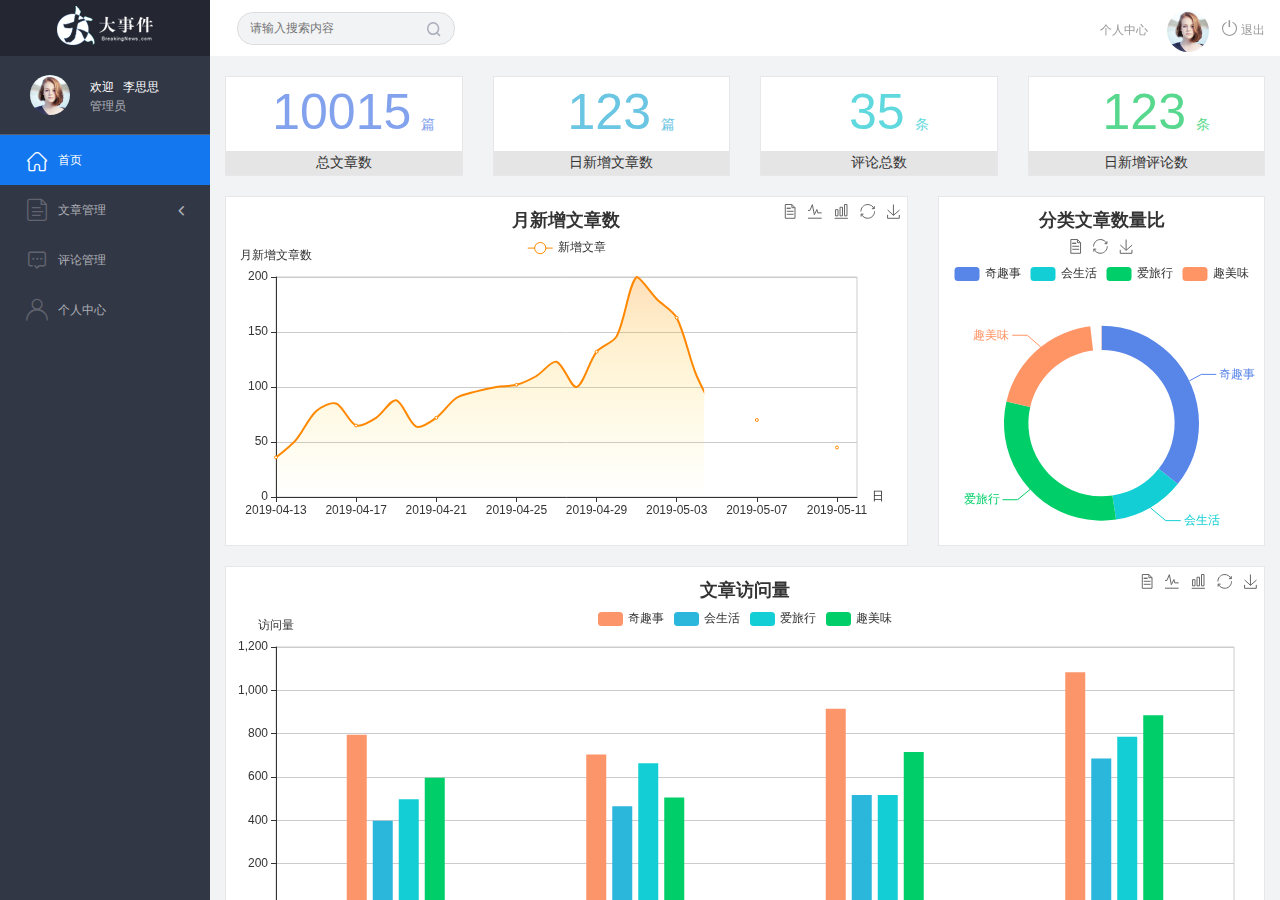
<file: web_back/index.html>
<!DOCTYPE html>
<html lang="en">

<head>
    <meta charset="UTF-8">
    <meta name="viewport" content="width=device-width, initial-scale=1.0">
    <meta http-equiv="X-UA-Compatible" content="ie=edge">
    <title>大事件-后台首页</title>
    <link rel="stylesheet" href="js/bootstrap/css/bootstrap.min.css">
    <link rel="stylesheet" href="css/reset.css">
    <link rel="stylesheet" href="css/iconfont.css">
    <link rel="stylesheet" href="css/main.css">
    <script src="js/jquery-1.12.4.min.js"></script>
</head>

<body>
    <div class="sider">
        <a href="#" class="logo"><img src="images/logo02.png" alt="logo"></a>
        <div class="user_info">
            <img src="images/2.jpg" alt="person" class="userImg">
            <span>欢迎&nbsp;&nbsp; <i id="userName">李思思</i>  </span>
            <b>管理员</b>
        </div>
        <div class="menu">
            <div class="level01 active"><a href="main_count.html" target="main_frame"><i
                        class="iconfont icon-yidiandiantubiao04"></i><span>首页</span></a></div>
            <div class="level01"><a href="#"><i class="iconfont icon-icon-article"></i><span>文章管理</span><b
                        class="iconfont icon-arrowdownl"></b></a></div>
            <ul class="level02">
                <li><a href="article_list.html" target="main_frame"><i
                            class="iconfont icon-previewright"></i><span>文章列表</span></a></li>
                <li><a href="article_release.html" target="main_frame"><i
                            class="iconfont icon-previewright"></i><span>发表文章</span></a></li>
                <li><a href="article_category.html" target="main_frame"><i
                            class="iconfont icon-previewright"></i><span>文章类别管理</span></a></li>
            </ul>

            <div class="level01"><a href="comment_list.html" target="main_frame"><i
                        class="iconfont icon-comment"></i><span>评论管理</span></a></div>
            <div class="level01"><a href="user.html" target="main_frame"><i
                        class="iconfont icon-user"></i><span >个人中心</span></a></div>
        </div>
    </div>

    <div class="header_bar">
        <form class="search_form">
            <input type="text" placeholder="请输入搜索内容">
            <i class="iconfont icon-search"></i>
        </form>
        <div class="user_center_link">
            <a href="user.html" onclick="setMenu(3,0)" target="main_frame">个人中心</a>
            <img src="images/2.jpg" alt="person" class="userImg">
            <a href="javascript:; " id="btnLogout"><i class="iconfont icon-tuichu"></i> 退出</a>
        </div>
    </div>

    <div class="main" id="main_body">
        <iframe src="main_count.html" frameborder="0" id="main_frame" name="main_frame" frameborder="0"
            scrolling="auto"></iframe>
    </div>

    <script src="js/jquery-1.12.4.min.js"></script>

    <!-- 前任写的代码 -->
    <script>
        var $level01 = $('.level01');
        var $subli = $('.level02 li')
        $level01.click(function () {
            $level01.not($(this)).removeClass('active');
            $(this).addClass('active');

            if ($(this).next().hasClass('level02')) {
                $(this).next().slideToggle();
                $(this).find('b').toggleClass('rotate0');
            } else {
                $subli.removeClass('active');
            }
        })

        $subli.click(function () {
            $subli.not($(this)).removeClass('active');
            $(this).addClass('active');

            if (!$(this).parent().prev().hasClass('active')) {
                $level01.removeClass('active');
                $(this).parent().prev().addClass('active');
            }
        })

        function resizeFrame() {
            var frame_w = $('#main_body').outerWidth();
            var frame_h = $('#main_body').outerHeight();
            $('#main_frame').css({ 'width': frame_w, 'height': frame_h });
        }

        resizeFrame();

        $(window).resize(function () {
            resizeFrame();
        })


        function setMenu(m, n) {
            $level01.eq(m).addClass('active').siblings().not('.level02').removeClass('active');
            if (m != 1) {
                $('.level02').slideUp();
            } else {
                $('.level02').slideDown();
                $('.level02').children().eq(n).addClass('active').siblings().removeClass('active');
            }
        }

    </script>


    <!-- 第二次初具模块化 -->
    <!-- <script>
        var user ={
            logout:function(){

                     $.post('http://localhost:8000/admin/logout',function(res){

                    console.log(res);
                    // 回去登录页
                    if(res.code===200){
                        location.href='login.html'
                    }
                    

                })

            }
        }
    </script> -->


    <!--   第三次     正式模块化引入 -->
    <script src="js/utils/user.js"></script>

    <!-- 第一次写的代码   退出模块 -->
    <script>
        // 获取用户的信息
        user.getInfo( function(res){
            console.log(res);
            if(res.code===200){
                $('#userName').text(res.data.nickname)
                // 这个图片需要多个修改，所以不能使用id  因为id 是唯一的 添加以后，其它的就不起作用了
                $('.userImg').prop('src',res.data.user_pic)
            }   
        })


        // 用户退出
        $('#btnLogout').click(function () {

            // 在退出之前，询问是否要退出
            if (window.confirm('真的不爱我了吗') === false) {
                return;
            }

            user.logout( function(res){
                console.log(res);
                if(res.code===200){
                    location.href='login.html'
                }
      
            })
            // 调用接口
            // $.post('http://localhost:8000/admin/logout',function(res){
            //     console.log(res);
            //     // 回去登录页
            //     if(res.code===200){
            //         location.href='login.html'
            //     }
            // })


        })

    </script>



</body>

</html>
</file>
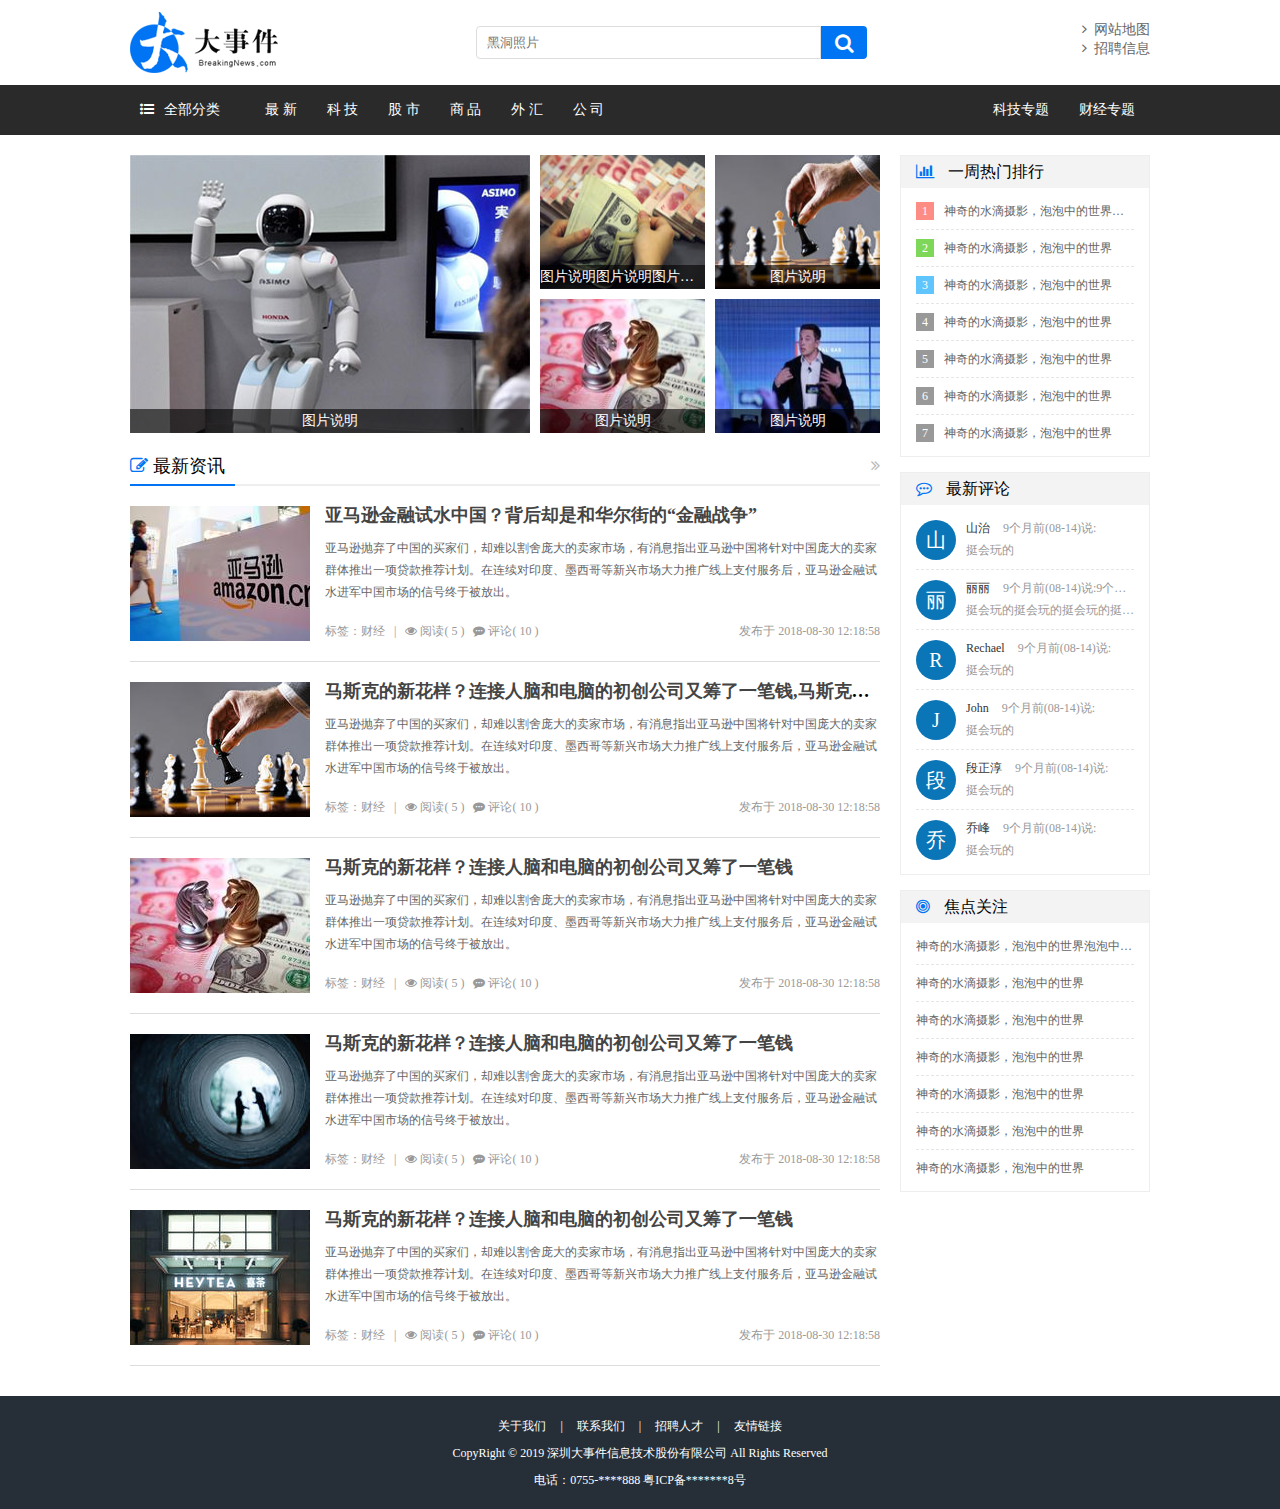
<file: web_front/index.html>
<!DOCTYPE html>
<html lang="en">

<head>
    <meta charset="UTF-8">
    <meta name="viewport" content="width=device-width, initial-scale=1.0">
    <meta http-equiv="X-UA-Compatible" content="ie=edge">
    <title>大事件-首页</title>
    <link rel="stylesheet" href="css/reset.css">
    <link rel="stylesheet" href="css/font-awesome.min.css">
    <link rel="stylesheet" href="css/main.css">
</head>

<body>
    <div class="header">
        <a href="#" class="logo fl"><img src="images/logo.png" alt="logo"></a>
        <div class="search_form fl">
            <input type="text" class="search_txt" placeholder="黑洞照片">
            <button class="search_btn"><i class="fa fa-search"></i></button>
        </div>
        <div class="link_info fr">
            <a href="#"><i class="fa fa-angle-right"></i>&nbsp;&nbsp;网站地图</a><br>
            <a href="#"><i class="fa fa-angle-right"></i>&nbsp;&nbsp;招聘信息</a>
        </div>
    </div>

    <div class="menu_con">
        <div class="menu">
            <div class="menu_collapse fl">
                <a href="javascript:;" class="level_one"><i class="fa fa-list-ul"></i>全部分类</a>
                <ul class="level_two">
                    <li class="up"></li>
                    <li><a href="#">最 新</a></li>
                    <li><a href="#">科 技</a></li>
                    <li><a href="#">股 市</a></li>
                    <li><a href="#">商 品</a></li>
                    <li><a href="#">外 汇</a></li>
                    <li><a href="#">公 司</a></li>
                </ul>
            </div>
            <ul class="left_menu fl">
                <li><a href="#">最 新</a></li>
                <li><a href="#">科 技</a></li>
                <li><a href="#">股 市</a></li>
                <li><a href="#">商 品</a></li>
                <li><a href="#">外 汇</a></li>
                <li><a href="#">公 司</a></li>
            </ul>
            <ul class="right_menu fr">
                <li><a href="#">科技专题</a></li>
                <li><a href="#">财经专题</a></li>
            </ul>
        </div>
    </div>

    <div class="main_con clearfix">
        <div class="left_con">
            <ul class="focus_list">
                <li class="first">
                    <a href="#"><img src="images/pic01.jpg" alt=""></a>
                    <p>图片说明</p>
                </li>
                <li>
                    <a href="#"><img src="images/pic02.jpg" alt=""></a>
                    <p>图片说明图片说明图片说明图片说明图片说明图片说明图片说明图片说明图片说明</p>
                </li>
                <li>
                    <a href="#"><img src="images/pic03.jpg" alt=""></a>
                    <p>图片说明</p>
                </li>
                <li>
                    <a href="#"><img src="images/pic05.jpg" alt=""></a>
                    <p>图片说明</p>
                </li>
                <li>
                    <a href="#"><img src="images/pic06.jpg" alt=""></a>
                    <p>图片说明</p>
                </li>
            </ul>

            <div class="common_title">
                <h3><i class="fa fa-edit"></i> 最新资讯</h3>
                <a href="#" class="more"><i class="fa fa-angle-double-right"></i></a>
            </div>

            <div class="common_news_list">
                <a href="#" class="list_pic"><img src="images/pic09.jpg" alt=""></a>
                <h4><a href="#">亚马逊金融试水中国？背后却是和华尔街的“金融战争” </a></h4>
                <p>亚马逊抛弃了中国的买家们，却难以割舍庞大的卖家市场，有消息指出亚马逊中国将针对中国庞大的卖家群体推出一项贷款推荐计划。在连续对印度、墨西哥等新兴市场大力推广线上支付服务后，亚马逊金融试水进军中国市场的信号终于被放出。
                </p>
                <div class="new_info">
                    <span>标签：财经&nbsp;&nbsp;&nbsp;|&nbsp;&nbsp;&nbsp;<i class="fa fa-eye"></i>&nbsp;阅读( 5
                        )&nbsp;&nbsp;&nbsp;<i class="fa fa-commenting"></i>&nbsp;评论( 10 )</span>
                    <b>发布于 2018-08-30 12:18:58</b>
                </div>
            </div>

            <div class="common_news_list">
                <a href="#" class="list_pic"><img src="images/pic03.jpg" alt=""></a>
                <h4><a href="#">马斯克的新花样？连接人脑和电脑的初创公司又筹了一笔钱,马斯克的新花样？连接人脑和电脑的初创公司又筹了一笔钱</a></h4>
                <p>亚马逊抛弃了中国的买家们，却难以割舍庞大的卖家市场，有消息指出亚马逊中国将针对中国庞大的卖家群体推出一项贷款推荐计划。在连续对印度、墨西哥等新兴市场大力推广线上支付服务后，亚马逊金融试水进军中国市场的信号终于被放出。
                </p>
                <div class="new_info">
                    <span>标签：财经&nbsp;&nbsp;&nbsp;|&nbsp;&nbsp;&nbsp;<i class="fa fa-eye"></i>&nbsp;阅读( 5
                        )&nbsp;&nbsp;&nbsp;<i class="fa fa-commenting"></i>&nbsp;评论( 10 )</span>
                    <b>发布于 2018-08-30 12:18:58</b>
                </div>
            </div>

            <div class="common_news_list">
                <a href="#" class="list_pic"><img src="images/pic05.jpg" alt=""></a>
                <h4><a href="#">马斯克的新花样？连接人脑和电脑的初创公司又筹了一笔钱</a></h4>
                <p>亚马逊抛弃了中国的买家们，却难以割舍庞大的卖家市场，有消息指出亚马逊中国将针对中国庞大的卖家群体推出一项贷款推荐计划。在连续对印度、墨西哥等新兴市场大力推广线上支付服务后，亚马逊金融试水进军中国市场的信号终于被放出。
                </p>
                <div class="new_info">
                    <span>标签：财经&nbsp;&nbsp;&nbsp;|&nbsp;&nbsp;&nbsp;<i class="fa fa-eye"></i>&nbsp;阅读( 5
                        )&nbsp;&nbsp;&nbsp;<i class="fa fa-commenting"></i>&nbsp;评论( 10 )</span>
                    <b>发布于 2018-08-30 12:18:58</b>
                </div>
            </div>

            <div class="common_news_list">
                <a href="#" class="list_pic"><img src="images/pic07.jpg" alt=""></a>
                <h4><a href="#">马斯克的新花样？连接人脑和电脑的初创公司又筹了一笔钱</a></h4>
                <p>亚马逊抛弃了中国的买家们，却难以割舍庞大的卖家市场，有消息指出亚马逊中国将针对中国庞大的卖家群体推出一项贷款推荐计划。在连续对印度、墨西哥等新兴市场大力推广线上支付服务后，亚马逊金融试水进军中国市场的信号终于被放出。
                </p>
                <div class="new_info">
                    <span>标签：财经&nbsp;&nbsp;&nbsp;|&nbsp;&nbsp;&nbsp;<i class="fa fa-eye"></i>&nbsp;阅读( 5
                        )&nbsp;&nbsp;&nbsp;<i class="fa fa-commenting"></i>&nbsp;评论( 10 )</span>
                    <b>发布于 2018-08-30 12:18:58</b>
                </div>
            </div>

            <div class="common_news_list">
                <a href="#" class="list_pic"><img src="images/pic10.jpg" alt=""></a>
                <h4><a href="#">马斯克的新花样？连接人脑和电脑的初创公司又筹了一笔钱</a></h4>
                <p>亚马逊抛弃了中国的买家们，却难以割舍庞大的卖家市场，有消息指出亚马逊中国将针对中国庞大的卖家群体推出一项贷款推荐计划。在连续对印度、墨西哥等新兴市场大力推广线上支付服务后，亚马逊金融试水进军中国市场的信号终于被放出。
                </p>
                <div class="new_info">
                    <span>标签：财经&nbsp;&nbsp;&nbsp;|&nbsp;&nbsp;&nbsp;<i class="fa fa-eye"></i>&nbsp;阅读( 5
                        )&nbsp;&nbsp;&nbsp;<i class="fa fa-commenting"></i>&nbsp;评论( 10 )</span>
                    <b>发布于 2018-08-30 12:18:58</b>
                </div>
            </div>

        </div>
        <div class="right_con">
            <div class="common_wrap">
                <h3><i class="fa fa-bar-chart"></i> 一周热门排行</h3>
                <ul class="content_list">
                    <li><span class="first">1</span><a href="#">神奇的水滴摄影，泡泡中的世界泡泡中的世界</a></li>
                    <li><span class="second">2</span><a href="#">神奇的水滴摄影，泡泡中的世界</a></li>
                    <li><span class="third">3</span><a href="#">神奇的水滴摄影，泡泡中的世界</a></li>
                    <li><span>4</span><a href="#">神奇的水滴摄影，泡泡中的世界</a></li>
                    <li><span>5</span><a href="#">神奇的水滴摄影，泡泡中的世界</a></li>
                    <li><span>6</span><a href="#">神奇的水滴摄影，泡泡中的世界</a></li>
                    <li><span>7</span><a href="#">神奇的水滴摄影，泡泡中的世界</a></li>
                </ul>
            </div>
            <div class="common_wrap">
                <h3><i class="fa fa-commenting-o"></i> 最新评论</h3>
                <ul class="content_list comment_list">
                    <li>
                        <span>山</span>
                        <b><em>山治</em> 9个月前(08-14)说:</b>
                        <strong>挺会玩的</strong>
                    </li>
                    <li>
                        <span>丽</span>
                        <b><em>丽丽</em> 9个月前(08-14)说:9个月前(08-14)说:9个月前(08-14)说:</b>
                        <strong>挺会玩的挺会玩的挺会玩的挺会玩的</strong>
                    </li>
                    <li>
                        <span>R</span>
                        <b><em>Rechael</em> 9个月前(08-14)说:</b>
                        <strong>挺会玩的</strong>
                    </li>
                    <li>
                        <span>J</span>
                        <b><em>John</em> 9个月前(08-14)说:</b>
                        <strong>挺会玩的</strong>
                    </li>
                    <li>
                        <span>段</span>
                        <b><em>段正淳</em> 9个月前(08-14)说:</b>
                        <strong>挺会玩的</strong>
                    </li>
                    <li>
                        <span>乔</span>
                        <b><em>乔峰</em> 9个月前(08-14)说:</b>
                        <strong>挺会玩的</strong>
                    </li>
                </ul>
            </div>
            <div class="common_wrap">
                <h3><i class="fa fa-bullseye"></i> 焦点关注</h3>
                <ul class="content_list guanzhu_list">
                    <li><a href="#">神奇的水滴摄影，泡泡中的世界泡泡中的世界</a></li>
                    <li><a href="#">神奇的水滴摄影，泡泡中的世界</a></li>
                    <li><a href="#">神奇的水滴摄影，泡泡中的世界</a></li>
                    <li><a href="#">神奇的水滴摄影，泡泡中的世界</a></li>
                    <li><a href="#">神奇的水滴摄影，泡泡中的世界</a></li>
                    <li><a href="#">神奇的水滴摄影，泡泡中的世界</a></li>
                    <li><a href="#">神奇的水滴摄影，泡泡中的世界</a></li>
                </ul>
            </div>
        </div>
    </div>

    <div class="footer clearfix">
        <div class="foot_link">
            <a href="#">关于我们</a>
            <span>|</span>
            <a href="#">联系我们</a>
            <span>|</span>
            <a href="#">招聘人才</a>
            <span>|</span>
            <a href="#">友情链接</a>		
        </div>
        <p>CopyRight © 2019 深圳大事件信息技术股份有限公司   All Rights Reserved</p>
        <p>电话：0755-****888    粤ICP备*******8号</p>
    </div>

</body>

</html>
</file>
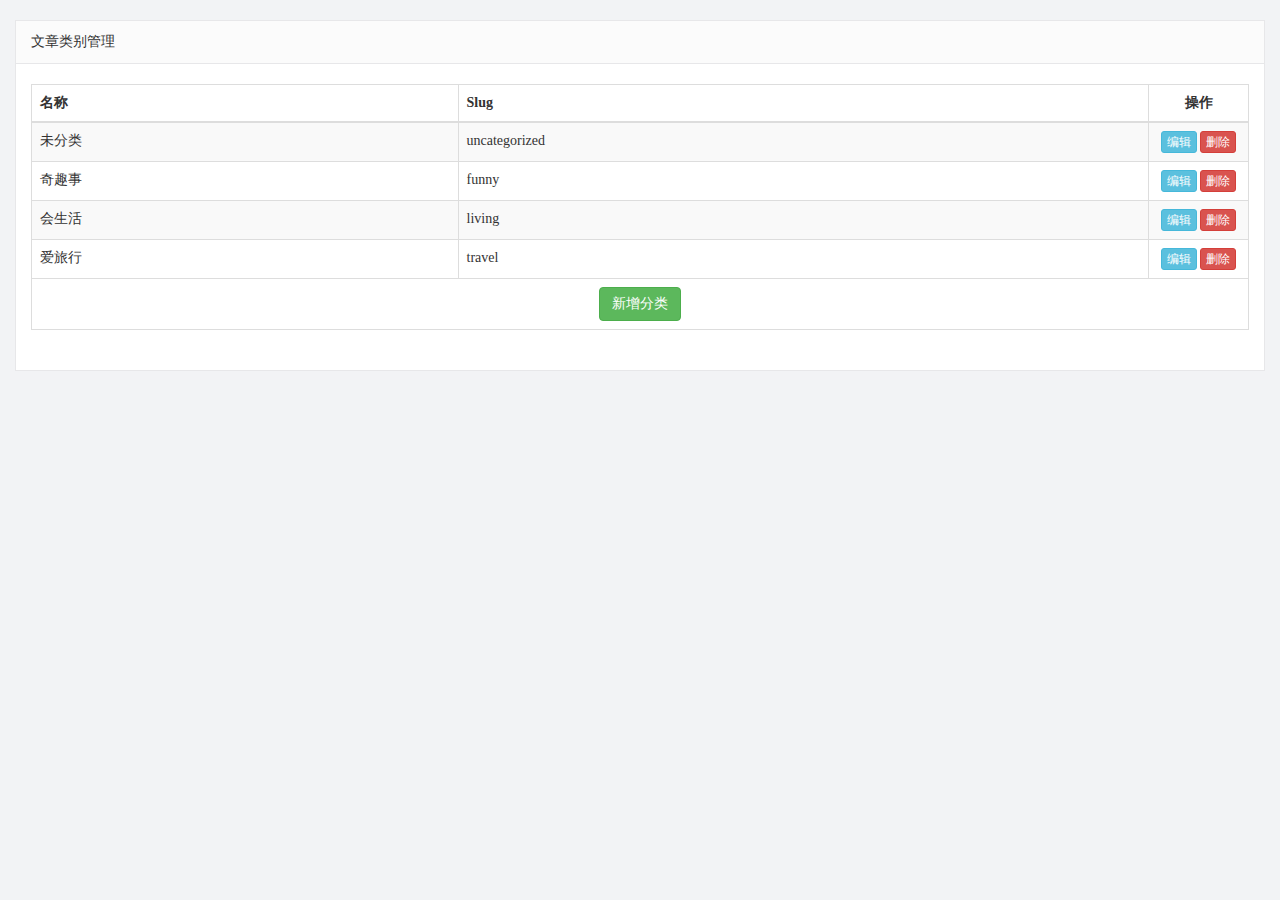
<file: web_back/article_category.html>
<!DOCTYPE html>
<html lang="en">

<head>
    <meta charset="UTF-8">
    <meta name="viewport" content="width=device-width, initial-scale=1.0">
    <meta http-equiv="X-UA-Compatible" content="ie=edge">
    <title>文章列表</title>
    <link rel="stylesheet" href="js/bootstrap/css/bootstrap.min.css">
    <link rel="stylesheet" href="css/reset.css">
    <link rel="stylesheet" href="css/iconfont.css">
    <link rel="stylesheet" href="css/main.css">
    <script src="js/jquery-1.12.4.min.js"></script>
    <script src="js/bootstrap/js/bootstrap.min.js"></script>
</head>

<body>
    <div class="container-fluid">
        <div class="common_title">
            文章类别管理
        </div>
        <div class="container-fluid common_con">
            <table class="table table-striped table-bordered table-hover mp20 category_table">
                <thead>
                    <tr>
                        <th>名称</th>
                        <th>Slug</th>
                        <th class="text-center" width="100">操作</th>
                    </tr>
                </thead>
                <tbody>
                    <tr>
                        <td>未分类</td>
                        <td>uncategorized</td>
                        <td class="text-center">
                            <a href="javascript:editTr({&quot;id&quot;:&quot;1&quot;,&quot;slug&quot;:&quot;uncategorized&quot;,&quot;name&quot;:&quot;未分类&quot;});"
                                class="btn btn-info btn-xs">编辑</a>
                            <a href="javascript:deleteTr( 1 );" class="btn btn-danger btn-xs">删除</a>
                        </td>
                    </tr>

                    <tr>
                        <td>奇趣事</td>
                        <td>funny</td>
                        <td class="text-center">
                            <a href="javascript:editTr({&quot;id&quot;:&quot;2&quot;,&quot;slug&quot;:&quot;funny&quot;,&quot;name&quot;:&quot;奇趣事&quot;});"
                                class="btn btn-info btn-xs">编辑</a>
                            <a href="javascript:deleteTr( 2 );" class="btn btn-danger btn-xs">删除</a>
                        </td>
                    </tr>

                    <tr>
                        <td>会生活</td>
                        <td>living</td>
                        <td class="text-center">
                            <a href="javascript:editTr({&quot;id&quot;:&quot;3&quot;,&quot;slug&quot;:&quot;living&quot;,&quot;name&quot;:&quot;会生活&quot;});"
                                class="btn btn-info btn-xs">编辑</a>
                            <a href="javascript:deleteTr( 3 );" class="btn btn-danger btn-xs">删除</a>
                        </td>
                    </tr>

                    <tr>
                        <td>爱旅行</td>
                        <td>travel</td>
                        <td class="text-center">
                            <a href="javascript:editTr({&quot;id&quot;:&quot;4&quot;,&quot;slug&quot;:&quot;travel&quot;,&quot;name&quot;:&quot;爱旅行&quot;});"
                                class="btn btn-info btn-xs">编辑</a>
                            <a href="javascript:deleteTr( 4 );" class="btn btn-danger btn-xs">删除</a>
                        </td>
                    </tr>
                </tbody>
                <tfoot>
                    <tr>
                        <td colspan="3" class="text-center">
                            <a href="#" class="btn btn-success" data-toggle="modal" data-target="#addModal">新增分类</a>
                        </td>
                    </tr>
                </tfoot>
            </table>
        </div>
    </div>

    <div class="modal fade" id="addModal" >
        <div class="modal-dialog" role="document">
          <div class="modal-content">
            <div class="modal-header">
              <button type="button" class="close" data-dismiss="modal" aria-label="Close"></button>
              <h4 class="modal-title">新增分类</h4>
            </div>
            <div class="modal-body">
              <form>
                <div class="form-group">
                  <label for="recipient-name" class="control-label">分类名称:</label>
                  <input type="text" class="form-control" id="recipient-name">
                </div>
                <div class="form-group">
                  <label for="message-text" class="control-label">分类别名:</label>
                  <input type="text" class="form-control" id="recipient-name">
                </div>
              </form>
            </div>
            <div class="modal-footer">
              <button type="button" class="btn btn-default" id="model_shutoff">关闭</button>
              <button type="button" class="btn btn-primary" id="model_add">新增</button>
            </div>
          </div>
        </div>
      </div>

      <script>
          $('#addModal').modal({
            show:false,
            backdrop:false
          });

          $('#model_shutoff').click(function(){
            alert('shutoff');
            $('#addModal').modal('hide');
          });

          $('#model_add').click(function(){
            alert('add');
            $('#addModal').modal('hide');
          });

          $('.category_table').delegate('a','click',function(){
              if($(this).hasClass('btn-info')){
                $('#addModal .modal-title').html('修改分类名称');
                $('#addModal').modal('show');
              }
          })      
      </script>

</body>

</html>
</file>
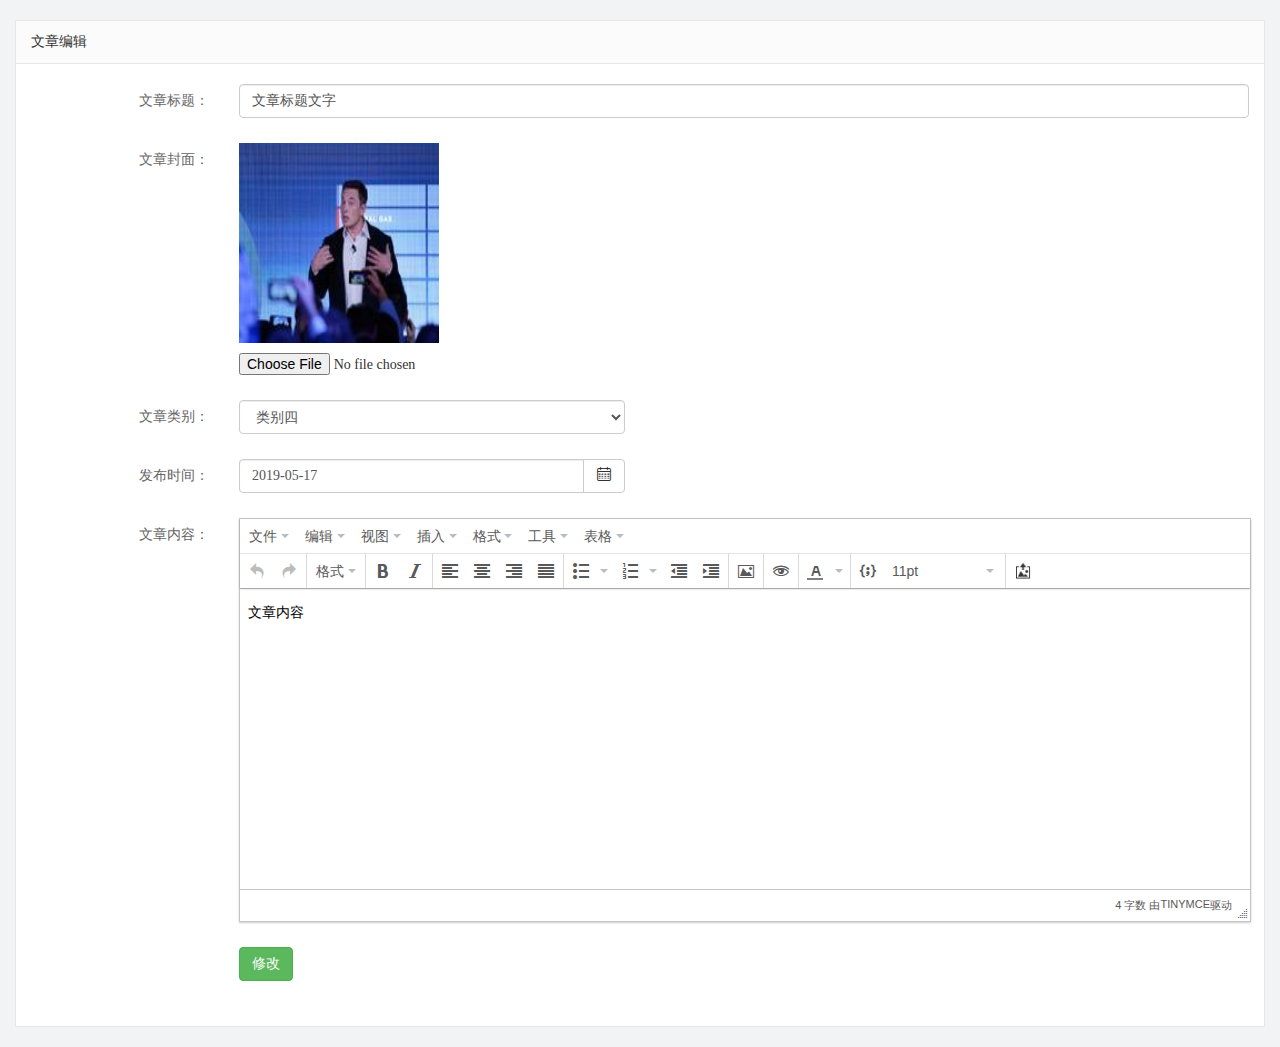
<file: web_back/article_edit.html>
<!DOCTYPE html>
<html lang="en">

<head>
    <meta charset="UTF-8">
    <meta name="viewport" content="width=device-width, initial-scale=1.0">
    <meta http-equiv="X-UA-Compatible" content="ie=edge">
    <title>文章列表</title>
    <link rel="stylesheet" href="js/bootstrap/css/bootstrap.min.css">
    <link rel="stylesheet" href="css/reset.css">
    <link rel="stylesheet" href="css/iconfont.css">
    <link rel="stylesheet" href="css/main.css">
    <link type="text/css" rel="stylesheet" href="js/jedate/css/jedate.css">
    <script src="js/jquery-1.12.4.min.js"></script>
    <script src="js/jedate/js/jedate.js"></script>
    <script src="js/tinymce/js/tinymce/tinymce.min.js"></script>
    <script src="js/tinymce/js/tinymce_setup.js"></script>
</head>

<body>
    <div class="container-fluid">
        <div class="common_title">
            文章编辑
        </div>
        <div class="container-fluid common_con">
            <form class="form-horizontal article_form">
                <div class="form-group">
                    <label for="inputEmail3" class="col-sm-2 control-label">文章标题：</label>
                    <div class="col-sm-10">
                        <input type="email" class="form-control" id="inputEmail3" value="文章标题文字">
                    </div>
                </div>
                <div class="form-group">
                    <label for="inputPassword3" class="col-sm-2 control-label">文章封面：</label>
                    <div class="col-sm-10">
                        <img src="images/pic06.jpg" class="article_cover">
                        <input type="file" id="exampleInputFile">
                    </div>
                </div>
                <div class="form-group">
                    <label for="inputEmail3" class="col-sm-2 control-label">文章类别：</label>
                    <div class="col-sm-4">
                        <select class="form-control">
                            <option>类别一</option>
                            <option>类别二</option>
                            <option>类别三</option>
                            <option selected>类别四</option>
                            <option>类别五</option>
                        </select>
                    </div>
                </div>
                <div class="form-group">
                    <label for="inputEmail3" class="col-sm-2 control-label">发布时间：</label>
                    <div class="col-sm-4">

                        <div class="input-group">
                            <input type="text" class="form-control" value="2019-05-17" id="dateinput">
                            <span class="input-group-btn">
                                <button class="btn btn-default" type="button"
                                    onclick="jeDate('#dateinput',{trigger:false,format: 'YYYY-MM-DD'})"><i
                                        class="iconfont icon-icondate"></i></button>
                            </span>
                        </div>
                    </div>
                </div>
                <div class="form-group">
                    <label for="inputEmail3" class="col-sm-2 control-label">文章内容：</label>
                    <div class="col-sm-10">
                        <input type="text" class="form-control" id="rich_content" name="content" placeholder="文章内容" value="文章内容">
                    </div>
                </div>
                <div class="form-group">
                    <div class="col-sm-offset-2 col-sm-10">
                        <button type="submit" class="btn btn-success">修改</button>
                    </div>
                </div>
            </form>
        </div>
    </div>

</body>

</html>
</file>
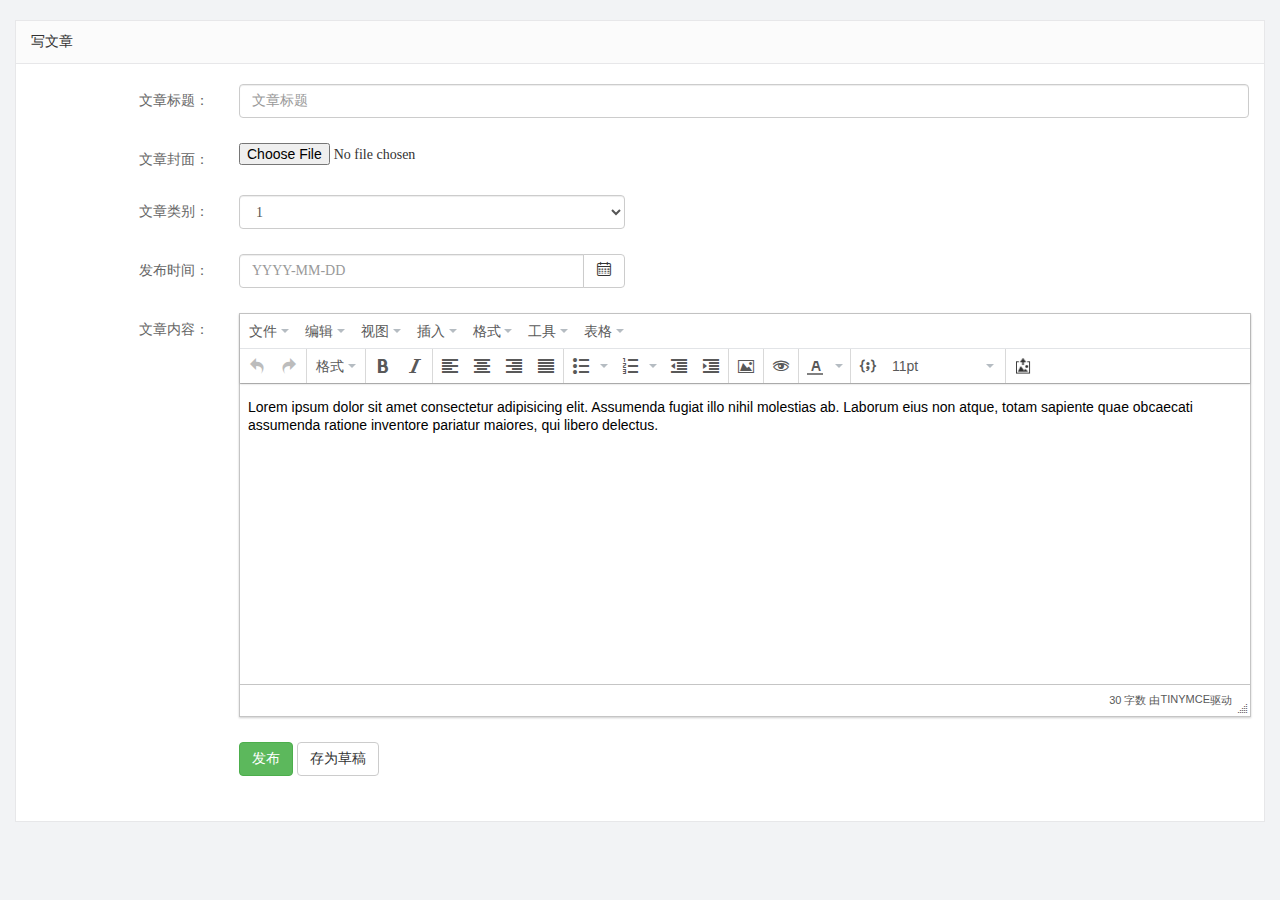
<file: web_back/article_release.html>
<!DOCTYPE html>
<html lang="en">

<head>
    <meta charset="UTF-8">
    <meta name="viewport" content="width=device-width, initial-scale=1.0">
    <meta http-equiv="X-UA-Compatible" content="ie=edge">
    <title>文章列表</title>
    <link rel="stylesheet" href="js/bootstrap/css/bootstrap.min.css">
    <link rel="stylesheet" href="css/reset.css">
    <link rel="stylesheet" href="css/iconfont.css">
    <link rel="stylesheet" href="css/main.css">
    <link type="text/css" rel="stylesheet" href="js/jedate/css/jedate.css">
    <script src="js/jquery-1.12.4.min.js"></script>
    <script src="js/jedate/js/jedate.js"></script>
    <script src="js/tinymce/js/tinymce/tinymce.min.js"></script>
    <script src="js/tinymce/js/tinymce_setup.js"></script>
</head>

<body>
    <div class="container-fluid">
        <div class="common_title">
            写文章
        </div>
        <div class="container-fluid common_con">
            <form class="form-horizontal article_form">
                <div class="form-group">
                    <label for="inputEmail3" class="col-sm-2 control-label">文章标题：</label>
                    <div class="col-sm-10">
                        <input type="email" class="form-control" id="inputEmail3" placeholder="文章标题">
                    </div>
                </div>
                <div class="form-group">
                    <label for="inputPassword3" class="col-sm-2 control-label">文章封面：</label>
                    <div class="col-sm-10">
                        <input type="file" id="exampleInputFile">
                    </div>
                </div>
                <div class="form-group">
                    <label for="inputEmail3" class="col-sm-2 control-label">文章类别：</label>
                    <div class="col-sm-4">
                        <select class="form-control">
                            <option>1</option>
                            <option>2</option>
                            <option>3</option>
                            <option>4</option>
                            <option>5</option>
                        </select>
                    </div>
                </div>
                <div class="form-group">
                    <label for="inputEmail3" class="col-sm-2 control-label">发布时间：</label>
                    <div class="col-sm-4">

                        <div class="input-group">
                            <input type="text" class="form-control" placeholder="YYYY-MM-DD" id="dateinput">
                            <span class="input-group-btn">
                                <button class="btn btn-default" type="button"
                                    onclick="jeDate('#dateinput',{trigger:false,format: 'YYYY-MM-DD'})"><i
                                        class="iconfont icon-icondate"></i></button>
                            </span>
                        </div>
                    </div>
                </div>
                <div class="form-group">
                    <label for="inputEmail3" class="col-sm-2 control-label">文章内容：</label>
                    <div class="col-sm-10">
                        <textarea class="form-control" id="rich_content" name="content" placeholder="文章内容">
                            Lorem ipsum dolor sit amet consectetur adipisicing elit. Assumenda fugiat illo nihil molestias ab. Laborum eius non atque, totam sapiente quae obcaecati assumenda ratione inventore pariatur maiores, qui libero delectus.
                            </textarea>
                    </div>
                </div>
                <div class="form-group">
                    <div class="col-sm-offset-2 col-sm-10">
                        <button type="submit" class="btn btn-success">发布</button>
                        <button type="submit" class="btn btn-default">存为草稿</button>
                    </div>
                </div>
            </form>
        </div>
    </div>

</body>

</html>
</file>
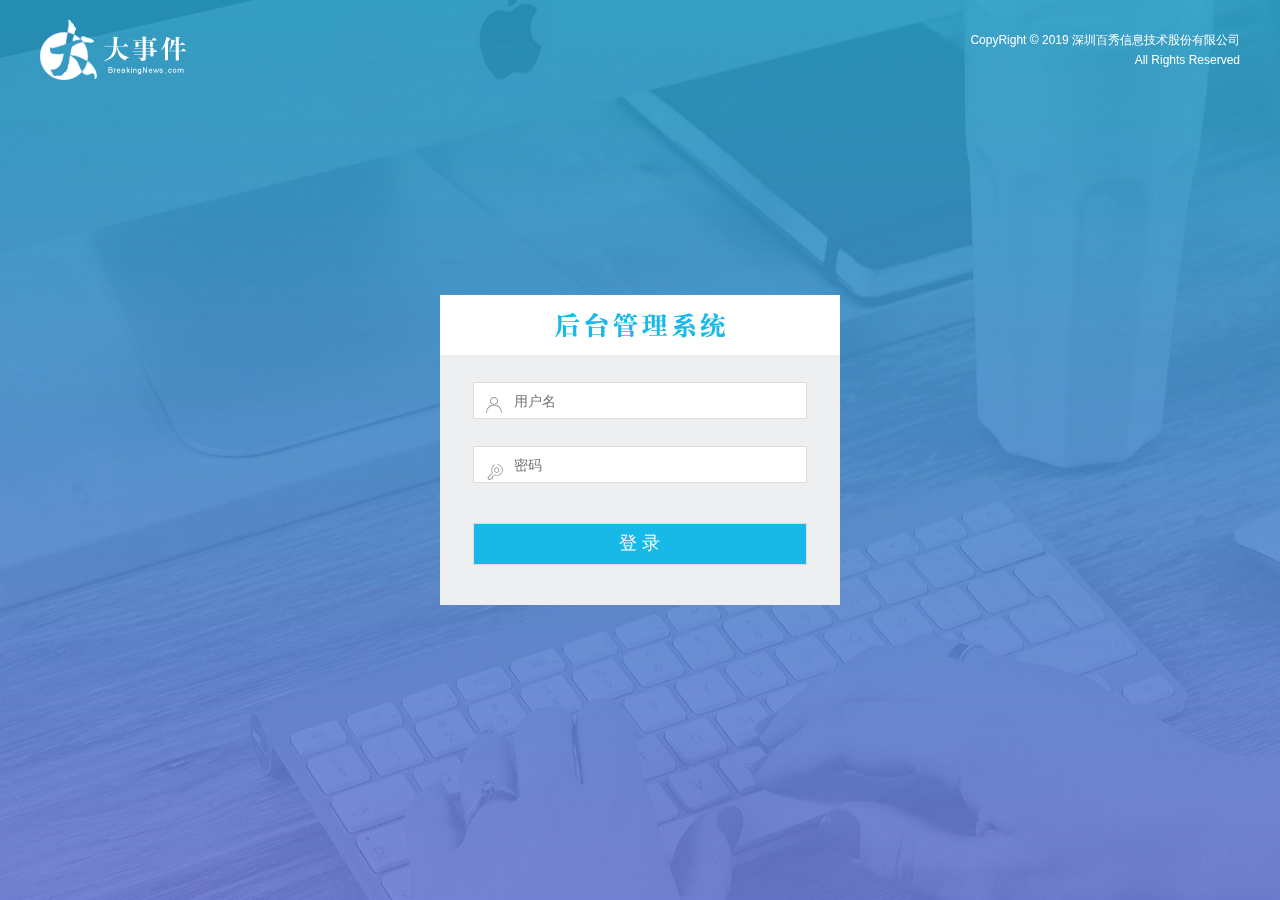
<file: web_back/login.html>
<!DOCTYPE html>
<html lang="en">

<head>
    <meta charset="UTF-8">
    <meta name="viewport" content="width=device-width, initial-scale=1.0">
    <meta http-equiv="X-UA-Compatible" content="ie=edge">
    <title>大事件-后台登录页</title>
    <link rel="stylesheet" type="text/css" href="css/reset.css">
    <link rel="stylesheet" type="text/css" href="css/iconfont.css">
    <link rel="stylesheet" type="text/css" href="css/main.css">
    <link rel="stylesheet" href="js/bootstrap/css/bootstrap.min.css">

</head>

<body>

    <div class="main_wrap">

        <div class="header">
            <a href="#" class="logo"><img src="images/logo.png" alt=""></a>
            <div class="copyright">CopyRight © 2019 深圳百秀信息技术股份有限公司<br>All Rights Reserved</div>
        </div>

        <div class="login_form_con">
            <div class="login_title"></div>
            <form class="login_form">
                <i class="iconfont icon-user"></i>
                <i class="iconfont icon-key"></i>
                <input type="text" class="input_txt" placeholder="用户名" id="myName">
                <input type="password" class="input_pass" placeholder="密码" id="myPassword">
                <input type="button" class="input_sub" value="登 录" id="btnLogin">
            </form>
        </div>

    </div>


    <div id="myModal" class="modal fade" tabindex="-1" role="dialog">
        <div class="modal-dialog" role="document">
            <div class="modal-content">

                <div class="modal-header">
                    <button type="button" class="close" data-dismiss="modal" aria-label="Close"><span
                            aria-hidden="true">&times;</span></button>
                    <h4 class="modal-title">友情提示</h4>
                </div>

                <div class="modal-body">
                    <p id="myInfo"> </p>
                </div>

                <div class="modal-footer">
                    <button type="button" class="btn btn-default" data-dismiss="modal">关闭</button>
                    <!-- <button type="button" class="btn btn-primary">Save changes</button> -->
                </div>
            </div><!-- /.modal-content -->
        </div><!-- /.modal-dialog -->
    </div><!-- /.modal -->

</body>

<script src="js/jquery-1.12.4.min.js"></script>
<script src="js/bootstrap/js/bootstrap.min.js"></script>



<!-- 第二次初具模块化 -->
<!-- <script>
    // 用户模块
    // 把所有用户相关的操作都放在这个对象里边

    var user = {
        login: function (userName, userPassword) {
            console.log('随便写的', userName, userPassword)
            $.post('http://localhost:8000/admin/login',
                {
                    user_name: userName,
                    password: userPassword
                },

                function (res) {
                    // console.log(res);
                    if (res.code === 200) {
                        // alert('登陆成功')
                        location.href = 'index.html'
                        // location.assign('index.html') 同上一样的效果，可以后退
                    } else {
                        // alert(res.msg)
                        $('#myInfo').text(res.msg)
                        $('#myModal').modal('show')
                    }
                })

        }

    }
</script> -->


<!-- 第三次  正式模块化引入 -->
<script src="js/utils/user.js"></script>

<!-- 第一次代码书写 -->
<script>
    // 实现管理员登陆功能
    $('#btnLogin').click(function () {
        // 收集用户名和密码
        // 验证是否为空
        // 发请求，根据返回 给出提示

        var myName = $('#myName').val().trim();
        var myPassword = $('#myPassword').val().trim();
        // console.log(myName, myPassword);

        if (myName === '' || myPassword === '') {
            // alert('不能为空');
            $('#myInfo').text('不能为空')
            $('#myModal').modal('show')
            // return
        }

        // 第四次 代码优化 ，提炼用户模块    start
        user.login(myName, myPassword, function (res) {
            // console.log(res);
            if (res.code === 200) {
                // alert('登陆成功')
                location.href = 'index.html'
                // location.assign('index.html') 同上一样的效果，可以后退
            } else {
                // alert(res.msg)
                $('#myInfo').text(res.msg)
                $('#myModal').modal('show')
            }
        })
        // 第四次    end
 

        // $.post('http://localhost:8000/admin/login',
        //     {
        //         user_name: myName,
        //         password: myPassword
        //     },

        // function (res) {
        //         // console.log(res);
        //         if (res.code === 200) {
        //             // alert('登陆成功')
        //             location.href='index.html'
        //             // location.assign('index.html') 同上一样的效果，可以后退
        //         } else {
        //             // alert(res.msg)
        //             $('#myInfo').text(res.msg)
        //             $('#myModal').modal('show') 
        //         }
        // })

    })



</script>


</html>
</file>
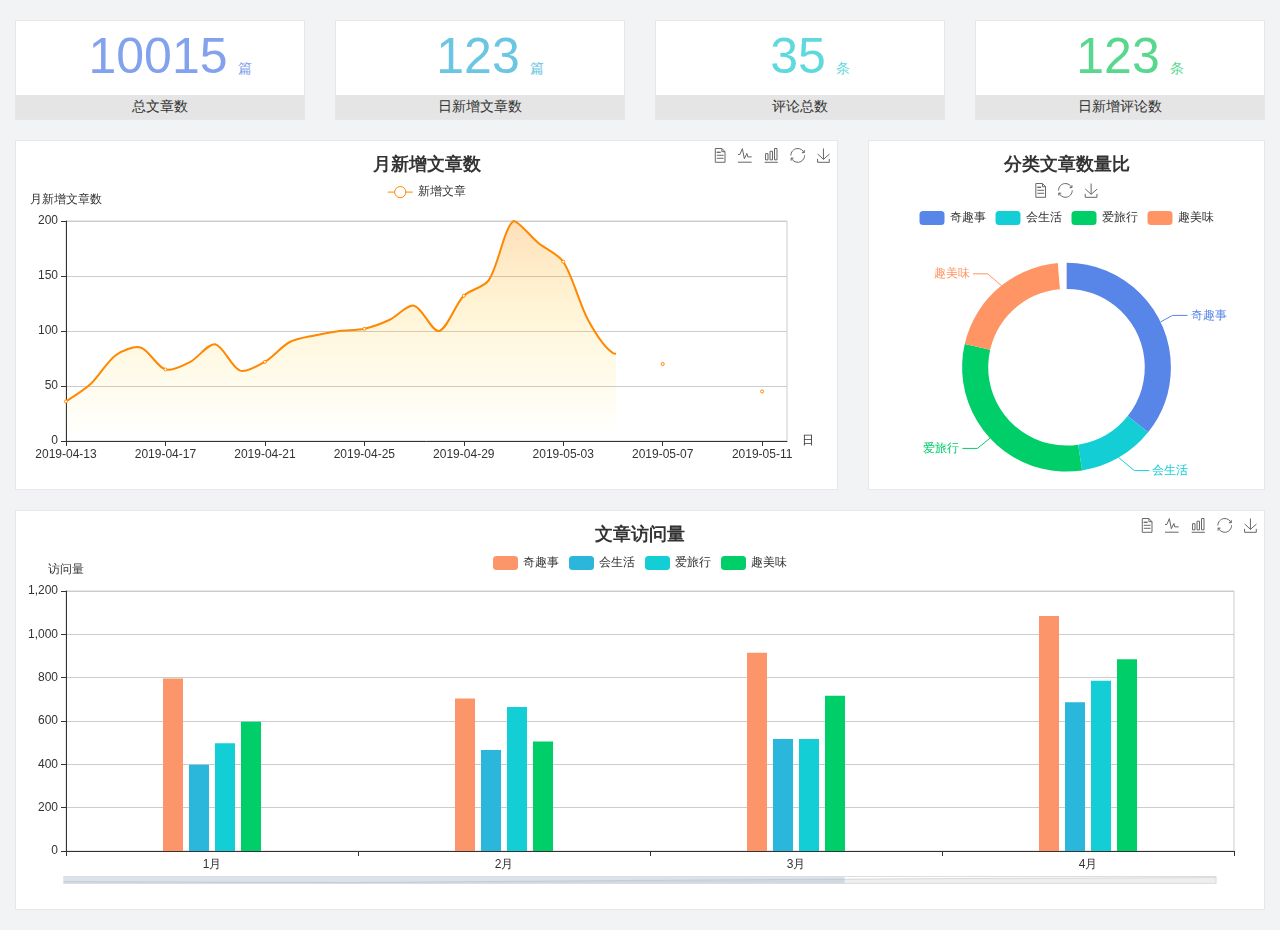
<file: web_back/main_count.html>
<!DOCTYPE html>
<html lang="en">

<head>
    <meta charset="UTF-8">
    <meta name="viewport" content="width=device-width, initial-scale=1.0">
    <meta http-equiv="X-UA-Compatible" content="ie=edge">
    <title>图表统计</title>
    <link rel="stylesheet" href="js/bootstrap/css/bootstrap.min.css">
    <link rel="stylesheet" href="css/reset.css">
    <link rel="stylesheet" href="css/iconfont.css">
    <link rel="stylesheet" href="css/main.css">
    <script src="js/jquery-1.12.4.min.js"></script>
    <script type="text/javascript" src="js/echarts.min.js"></script>
</head>

<body>
    <div class="container-fluid">
        <div class="row spannel_list">
            <div class="col-sm-3 col-xs-6">
                <div class="spannel">
                    <em>10015</em><span>篇</span>
                    <b>总文章数</b>
                </div>
            </div>
            <div class="col-sm-3 col-xs-6">
                <div class="spannel scolor01">
                    <em>123</em><span>篇</span>
                    <b>日新增文章数</b>
                </div>
            </div>
            <div class="col-sm-3 col-xs-6">
                <div class="spannel scolor02">
                    <em>35</em><span>条</span>
                    <b>评论总数</b>
                </div>
            </div>
            <div class="col-sm-3 col-xs-6">
                <div class="spannel scolor03">
                    <em>123</em><span>条</span>
                    <b>日新增评论数</b>
                </div>
            </div>
        </div>
    </div>

    <div class="container-fluid">
        <div class="row curve-pie">
            <div class="col-lg-8 col-md-8">
                <div class="gragh_pannel" id="curve_show"></div>
            </div>
            <div class="col-lg-4 col-md-4">
                <div class="gragh_pannel"  id="pie_show"></div>
            </div>
        </div>
    </div>

    <div class="container-fluid">
        <div class="column_pannel"  id="column_show"></div>
    </div>

    <script>
        var oChart = echarts.init(document.getElementById('curve_show'));
        var aList_all = [
          {'count':36,'date':'2019-04-13'},
          {'count':52,'date':'2019-04-14'},
          {'count':78,'date':'2019-04-15'},
          {'count':85,'date':'2019-04-16'},
          {'count':65,'date':'2019-04-17'},
          {'count':72,'date':'2019-04-18'},
          {'count':88,'date':'2019-04-19'},
          {'count':64,'date':'2019-04-20'},
          {'count':72,'date':'2019-04-21'},
          {'count':90,'date':'2019-04-22'},
          {'count':96,'date':'2019-04-23'},
          {'count':100,'date':'2019-04-24'},
          {'count':102,'date':'2019-04-25'},
          {'count':110,'date':'2019-04-26'},
          {'count':123,'date':'2019-04-27'},
          {'count':100,'date':'2019-04-28'},
          {'count':132,'date':'2019-04-29'},
          {'count':146,'date':'2019-04-30'},
          {'count':200,'date':'2019-05-01'},
          {'count':180,'date':'2019-05-02'},
          {'count':163,'date':'2019-05-03'},
          {'count':110,'date':'2019-05-04'},
          {'count':80,'date':'2019-05-05'},
          {'count':82,'date':'2019-05-06'},
          {'count':70,'date':'2019-05-07'},
          {'count':65,'date':'2019-05-08'},
          {'count':54,'date':'2019-05-09'},
          {'count':40,'date':'2019-05-10'},
          {'count':45,'date':'2019-05-11'},
          {'count':38,'date':'2019-05-12'},
        ];

        let aCount = [];
        let aDate = [];

        for(var i=0;i<aList_all.length;i++){
            aCount.push(aList_all[i].count);
            aDate.push(aList_all[i].date);
        }

        var chartopt = {
                  title:{
                      text: '月新增文章数',
                      left: 'center',
                      top: '10'
                  },
                  tooltip:{
                      trigger: 'axis'
                  },
                  legend: {
                      data:['新增文章'],
                      top: '40'
                  },
                  toolbox: {
                      show : true,
                      feature : {
                          mark : {show: true},
                          dataView : {show: true, readOnly: false},
                          magicType : {show: true, type: ['line','bar']},
                          restore : {show: true},
                          saveAsImage : {show: true}
                      }
                  },
                  calculable : true,               
                  xAxis : [
                      {
                          name: '日',
                          type : 'category',
                          boundaryGap : false,
                          data :aDate
                      }
                  ],        
                  yAxis : [
                      {
                          name: '月新增文章数',
                          type : 'value'
                      }
                  ],      
                  series : [
					        {
					            name:'新增文章',
					            type:'line',
					            smooth:true,
					            itemStyle: {normal: {areaStyle: {type: 'default'}, color: '#f80'}, lineStyle: {color: '#f80'}},
					            data:aCount
                            }],
                            areaStyle:{
						        normal:{
						            color: new echarts.graphic.LinearGradient(0, 0, 0, 1, [{
						                offset: 0,
						                color: 'rgba(255,136,0,0.39)'
						            }, {
						                offset: .34,
						                color: 'rgba(255,180,0,0.25)'
						            },{
						                offset: 1,
						                color: 'rgba(255,222,0,0.00)'
						            }])

						        }
						    },
                  grid: {
                      show: true,             
                      x:50,
                      x2:50,
                      y:80,
                      height:220
                  }                 
            };

        oChart.setOption(chartopt);


        var oPie = echarts.init(document.getElementById('pie_show'));
        var oPieopt =  
        {
          title : {
              top:10,
              text: '分类文章数量比',
              x:'center'
          },
          tooltip : {
              trigger: 'item',
              formatter: "{a} <br/>{b} : {c} ({d}%)"
          },
          color:['#5885e8','#13cfd5','#00ce68','#ff9565'],
          legend: {
              x : 'center',
              top:65,
              data:['奇趣事','会生活','爱旅行','趣美味']
          },
          toolbox: {
              show : true,
              x : 'center',
              top:35,
              feature : {
                  mark : {show: true},
                  dataView : {show: true, readOnly: false},
                  magicType : {
                      show: true, 
                      type: ['pie', 'funnel'],
                      option: {
                          funnel: {
                              x: '25%',
                              width: '50%',
                              funnelAlign: 'left',
                              max: 1548
                          }
                      }
                  },
                  restore : {show: true},
                  saveAsImage : {show: true}
              }
          },
          calculable : true,
          series : [
              {
                  name:'访问来源',
                  type:'pie',
                  radius: ['45%', '60%'],
                  center: ['50%', '65%'],
                  data:[
                      {value:300, name:'奇趣事'},
                      {value:100, name:'会生活'},
                      {value:260, name:'爱旅行'},                   
                      {value:180,name:'趣美味'}
                  ]
              }
          ]
      };
      oPie.setOption(oPieopt);



      var oColumn = this.echarts.init(document.getElementById('column_show'));
        var oColumnopt =  
              {
                title:{
                    text: '文章访问量',
                    left: 'center',
                    top: '10'
              },
                tooltip : {
                    trigger: 'axis'
                },
                legend: {
                    data:['奇趣事','会生活','爱旅行','趣美味'],
                    top:'40'          
                },
                toolbox: {
                    show : true,
                    feature : {
                        mark : {show: true},
                        dataView : {show: true, readOnly: false},
                        magicType : {show: true, type: ['line', 'bar']},
                        restore : {show: true},
                        saveAsImage : {show: true}
                    }
                },
                calculable : true,
               xAxis : [
                    {
                        type : 'category',
                        data : ['1月','2月','3月','4月','5月']
                    }
                ],
                yAxis : [
                    {
                        name : '访问量',
                        type : 'value'
                    }
                ],
                series : [
                    {
                        name:'奇趣事',
                        type:'bar',
                        barWidth:20, 
                        itemStyle:{
                           normal: {areaStyle: {type: 'default'}, color: '#fd956a'}
                        },
                        data:[800, 708, 920, 1090, 1200]
                    },
                    {
                        name:'会生活',
                        type:'bar',
                        barWidth:20, 
                        itemStyle:{
                           normal: {areaStyle: {type: 'default'}, color: '#2bb6db'}
                        },
                        data:[400, 468, 520, 690, 800]
                    },
                    {
                        name:'爱旅行',
                        type:'bar',
                        barWidth:20, 
                        itemStyle:{
                           normal: {areaStyle: {type: 'default'}, color: '#13cfd5'}
                        },
                        data:[500, 668, 520, 790, 900]
                    },
                    {
                        name:'趣美味',
                        type:'bar',
                        barWidth:20, 
                        itemStyle:{
                           normal: {areaStyle: {type: 'default'}, color: '#00ce68'}
                        },
                        data:[600, 508, 720, 890, 1000]
                    }
                ],
                grid: {
                    show: true, 
                    x:50,
                    x2:30,            
                    y:80,
                    height:260
                },
                dataZoom: [//给x轴设置滚动条
                 {
                     start:0,//默认为0
                     end: 100-1000/31,//默认为100
                     type: 'slider',
                     show: true,
                     xAxisIndex: [0],
                     handleSize: 0,//滑动条的 左右2个滑动条的大小
                     height:8,//组件高度
                     left:45, //左边的距离
                     right:50,//右边的距离
                     bottom: 26,//右边的距离
                     handleColor: '#ddd',//h滑动图标的颜色
                     handleStyle: {
                         borderColor: "#cacaca",
                         borderWidth: "1",
                         shadowBlur: 2,
                         background: "#ddd",
                         shadowColor: "#ddd",
                     }
                  }]
            };
            oColumn.setOption(oColumnopt);

    </script>


</body>

</html>
</file>
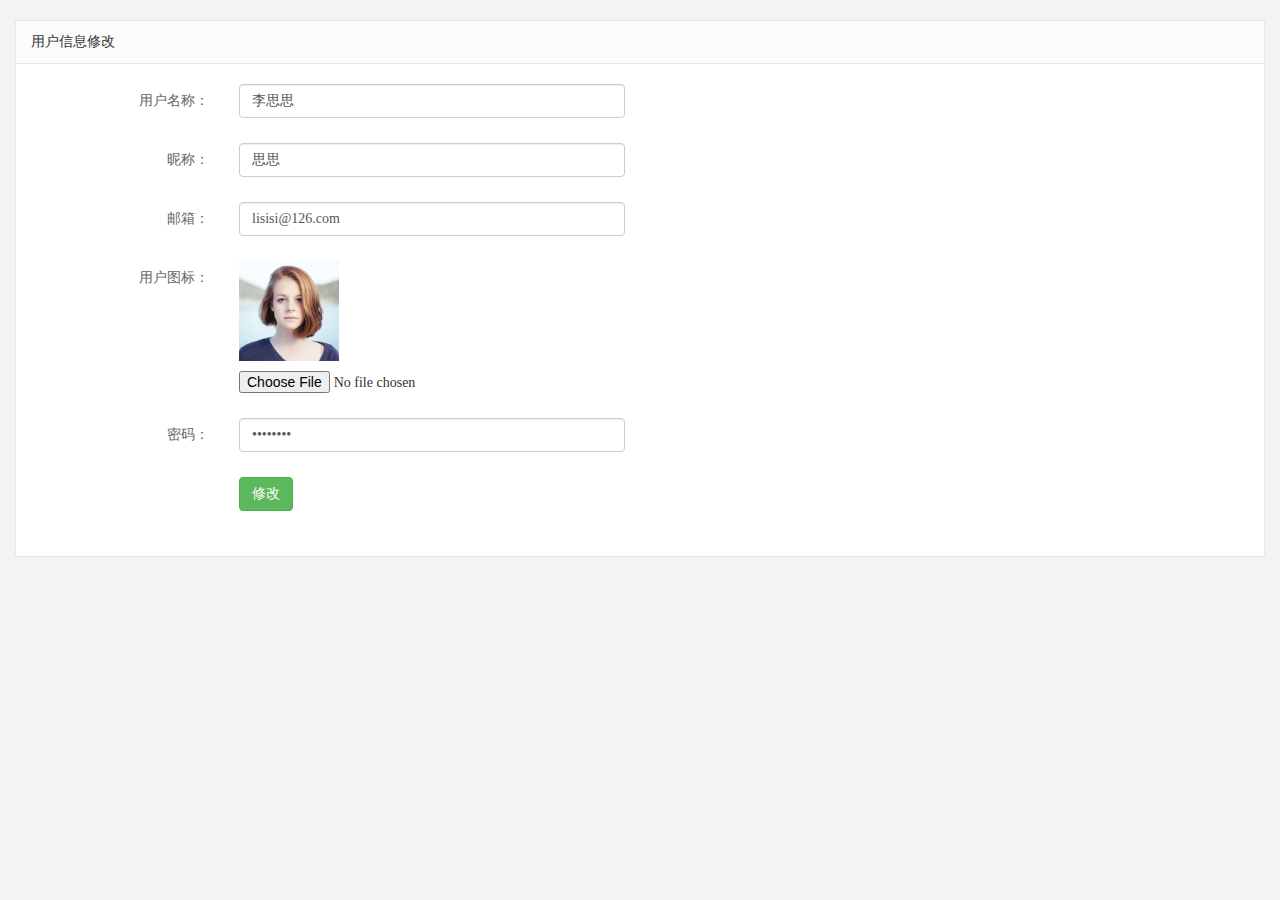
<file: web_back/user.html>
<!DOCTYPE html>
<html lang="en">

<head>
    <meta charset="UTF-8">
    <meta name="viewport" content="width=device-width, initial-scale=1.0">
    <meta http-equiv="X-UA-Compatible" content="ie=edge">
    <title>文章列表</title>
    <link rel="stylesheet" href="js/bootstrap/css/bootstrap.min.css">
    <link rel="stylesheet" href="css/reset.css">
    <link rel="stylesheet" href="css/iconfont.css">
    <link rel="stylesheet" href="css/main.css">
    <script src="js/jquery-1.12.4.min.js"></script>

</head>

<body>
    <div class="container-fluid">
        <div class="common_title">
            用户信息修改
        </div>
        <div class="container-fluid common_con">
            <form class="form-horizontal article_form">
                <div class="form-group">
                    <label for="inputEmail3" class="col-sm-2 control-label">用户名称：</label>
                    <div class="col-sm-4">
                        <input type="text" class="form-control" id="inputEmail3" value="李思思">
                    </div>
                </div>
                <div class="form-group">
                    <label for="inputEmail3" class="col-sm-2 control-label">昵称：</label>
                    <div class="col-sm-4">
                        <input type="text" class="form-control" id="inputEmail3" value="思思">
                    </div>
                </div>
                <div class="form-group">
                    <label for="inputEmail3" class="col-sm-2 control-label">邮箱：</label>
                    <div class="col-sm-4">
                        <input type="text" class="form-control" id="inputEmail3" value="lisisi@126.com">
                    </div>
                </div>
                
                <div class="form-group">
                    <label for="inputPassword3" class="col-sm-2 control-label">用户图标：</label>
                    <div class="col-sm-10">
                        <img src="images/2.jpg" alt="" class="user_pic">
                        <input type="file" id="exampleInputFile">
                    </div>
                </div>

                <div class="form-group">
                        <label for="inputEmail3" class="col-sm-2 control-label">密码：</label>
                        <div class="col-sm-4">
                            <input type="password" class="form-control" id="inputEmail3" value="12345678">
                        </div>
                    </div>
               
    
                <div class="form-group">
                    <div class="col-sm-offset-2 col-sm-10">
                        <button type="submit" class="btn btn-success">修改</button>
                    </div>
                </div>
            </form>
        </div>
    </div>

</body>

</html>
</file>
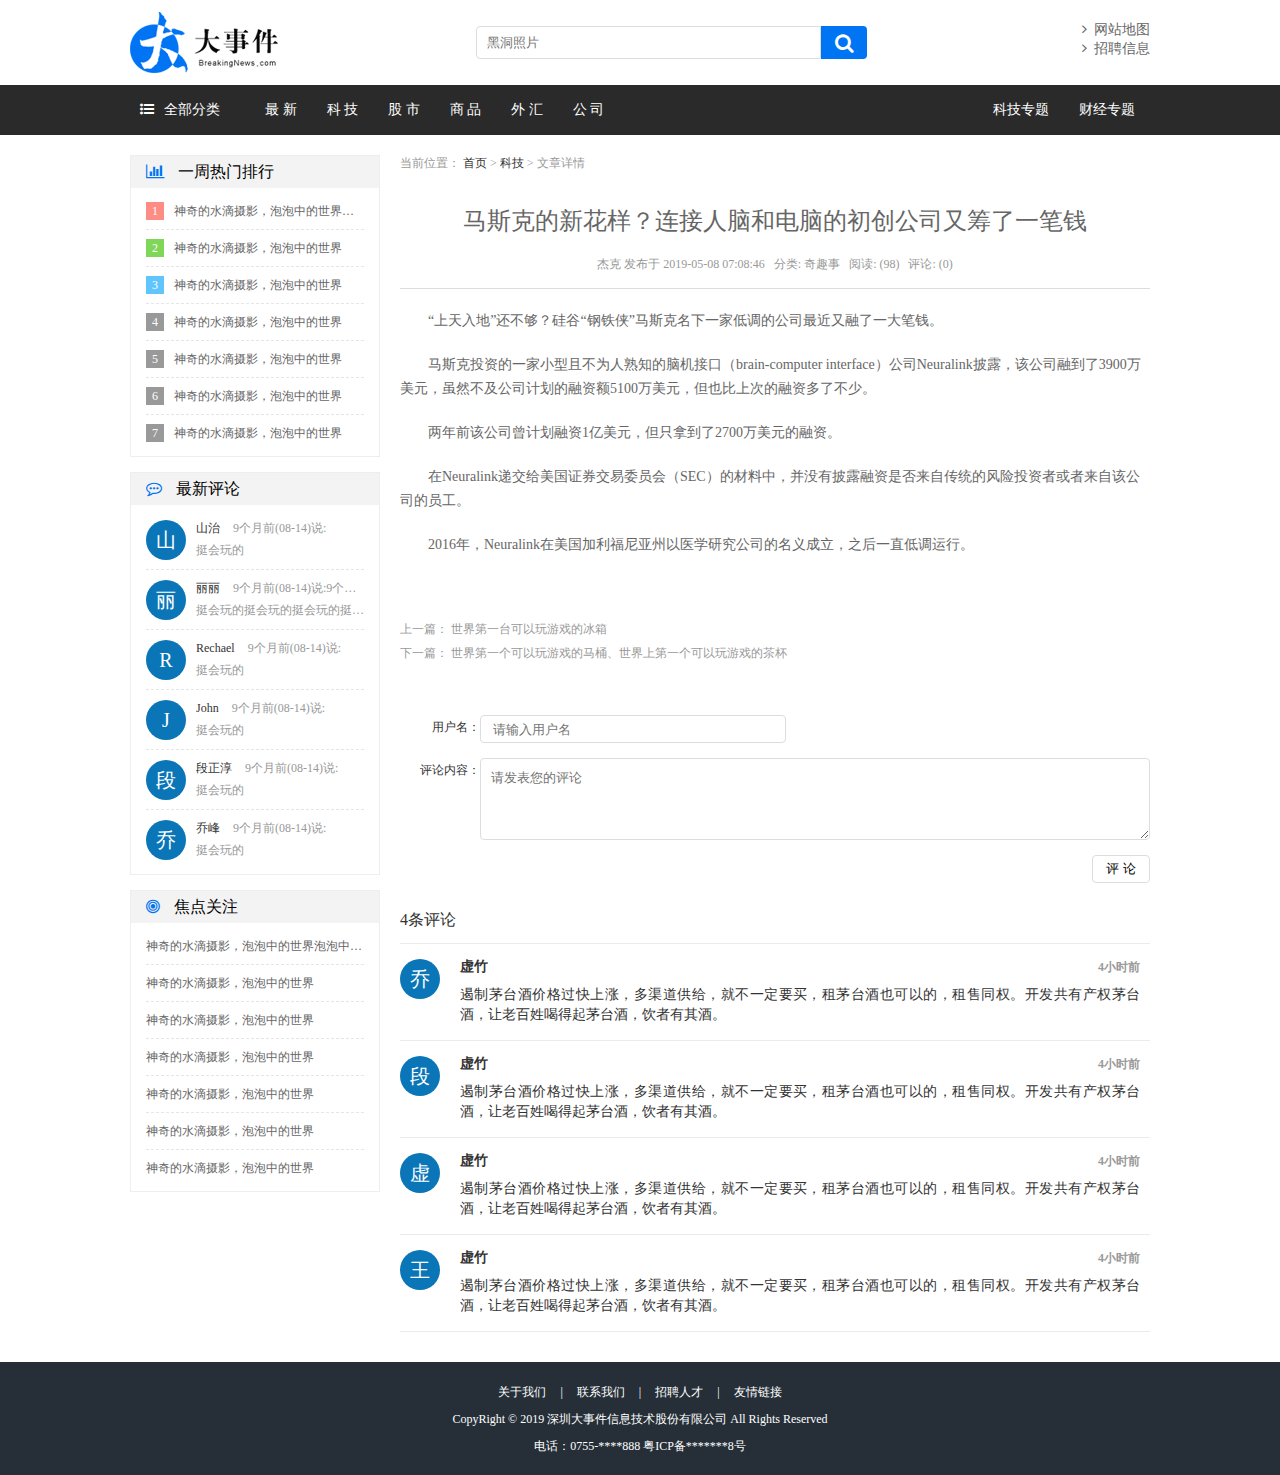
<file: web_front/article.html>
<!DOCTYPE html>
<html lang="en">

<head>
    <meta charset="UTF-8">
    <meta name="viewport" content="width=device-width, initial-scale=1.0">
    <meta http-equiv="X-UA-Compatible" content="ie=edge">
    <title>大事件-文章</title>
    <link rel="stylesheet" type="text/css" href="css/reset.css">
    <link rel="stylesheet" href="css/font-awesome.min.css">
    <link rel="stylesheet" type="text/css" href="css/main.css">
</head>

<body>
    <div class="header">
        <a href="#" class="logo fl"><img src="images/logo.png" alt="logo"></a>
        <div class="search_form fl">
            <input type="text" class="search_txt" placeholder="黑洞照片">
            <button class="search_btn"><i class="fa fa-search"></i></button>
        </div>
        <div class="link_info fr">
            <a href="#"><i class="fa fa-angle-right"></i>&nbsp;&nbsp;网站地图</a><br>
            <a href="#"><i class="fa fa-angle-right"></i>&nbsp;&nbsp;招聘信息</a>
        </div>
    </div>

    <div class="menu_con">
        <div class="menu">
            <div class="menu_collapse fl">
                <a href="javascript:;" class="level_one"><i class="fa fa-list-ul"></i>全部分类</a>
                <ul class="level_two">
                    <li class="up"></li>
                    <li><a href="#">最 新</a></li>
                    <li><a href="#">科 技</a></li>
                    <li><a href="#">股 市</a></li>
                    <li><a href="#">商 品</a></li>
                    <li><a href="#">外 汇</a></li>
                    <li><a href="#">公 司</a></li>
                </ul>
            </div>
            <ul class="left_menu fl">
                <li><a href="#">最 新</a></li>
                <li><a href="#">科 技</a></li>
                <li><a href="#">股 市</a></li>
                <li><a href="#">商 品</a></li>
                <li><a href="#">外 汇</a></li>
                <li><a href="#">公 司</a></li>
            </ul>
            <ul class="right_menu fr">
                <li><a href="#">科技专题</a></li>
                <li><a href="#">财经专题</a></li>
            </ul>
        </div>
    </div>

    <div class="main_con clearfix">
        <div class="left_con setfr">
            <div class="breadcrumb">
                当前位置： <a href="#">首页</a> &gt; <a href="#">科技</a> &gt; 文章详情
            </div>
            <h3 class="article_title">马斯克的新花样？连接人脑和电脑的初创公司又筹了一笔钱</h3>
            <div class="article_info">杰克 发布于 2019-05-08 07:08:46&nbsp;&nbsp;&nbsp;分类: 奇趣事&nbsp;&nbsp;&nbsp;阅读:
                (98)&nbsp;&nbsp;&nbsp;评论: (0)</div>
            <div class="article_con">

                <p>“上天入地”还不够？硅谷“钢铁侠”马斯克名下一家低调的公司最近又融了一大笔钱。</p>

                <p>马斯克投资的一家小型且不为人熟知的脑机接口（brain-computer
                    interface）公司Neuralink披露，该公司融到了3900万美元，虽然不及公司计划的融资额5100万美元，但也比上次的融资多了不少。</p>

                <p>两年前该公司曾计划融资1亿美元，但只拿到了2700万美元的融资。</p>

                <p>在Neuralink递交给美国证券交易委员会（SEC）的材料中，并没有披露融资是否来自传统的风险投资者或者来自该公司的员工。</p>

                <p>2016年，Neuralink在美国加利福尼亚州以医学研究公司的名义成立，之后一直低调运行。</p>

            </div>
            <div class="article_links">
                上一篇： <a href="#">世界第一台可以玩游戏的冰箱</a><br>
                下一篇： <a href="#">世界第一个可以玩游戏的马桶、世界上第一个可以玩游戏的茶杯</a>
            </div>

            <form action="" class="comment_form">
                <div class="form_group">
                    <label>用户名：</label>
                    <input type="text" placeholder="请输入用户名" class="comment_name">
                </div>
                <div class="form_group">
                    <label>评论内容：</label>
                    <textarea placeholder="请发表您的评论" class="comment_input"></textarea>
                </div>
                <div class="form_group">
                    <input type="submit" name="" value="评 论" class="comment_sub"></div>
            </form>

            <div class="comment_count">
                4条评论
            </div>

            <div class="comment_list_con">
                <div class="comment_detail_list">
                    <div class="person_pic fl">乔</div>
                    <div class="name_time fl"><b>虚竹</b><span>4小时前</span></div>
                    <div class="comment_text fl">
                        遏制茅台酒价格过快上涨，多渠道供给，就不一定要买，租茅台酒也可以的，租售同权。开发共有产权茅台酒，让老百姓喝得起茅台酒，饮者有其酒。
                    </div>
                </div>
                <div class="comment_detail_list">
                    <div class="person_pic fl">段</div>
                    <div class="name_time fl"><b>虚竹</b><span>4小时前</span></div>
                    <div class="comment_text fl">
                        遏制茅台酒价格过快上涨，多渠道供给，就不一定要买，租茅台酒也可以的，租售同权。开发共有产权茅台酒，让老百姓喝得起茅台酒，饮者有其酒。
                    </div>
                </div>
                <div class="comment_detail_list">
                    <div class="person_pic fl">虚</div>
                    <div class="name_time fl"><b>虚竹</b><span>4小时前</span></div>
                    <div class="comment_text fl">
                        遏制茅台酒价格过快上涨，多渠道供给，就不一定要买，租茅台酒也可以的，租售同权。开发共有产权茅台酒，让老百姓喝得起茅台酒，饮者有其酒。
                    </div>
                </div>
                <div class="comment_detail_list">
                    <div class="person_pic fl">王</div>
                    <div class="name_time fl"><b>虚竹</b><span>4小时前</span></div>
                    <div class="comment_text fl">
                        遏制茅台酒价格过快上涨，多渠道供给，就不一定要买，租茅台酒也可以的，租售同权。开发共有产权茅台酒，让老百姓喝得起茅台酒，饮者有其酒。
                    </div>
                </div>
            </div>
        </div>
        <div class="right_con setfl">
            <div class="common_wrap">
                <h3><i class="fa fa-bar-chart"></i> 一周热门排行</h3>
                <ul class="content_list">
                    <li><span class="first">1</span><a href="#">神奇的水滴摄影，泡泡中的世界泡泡中的世界</a></li>
                    <li><span class="second">2</span><a href="#">神奇的水滴摄影，泡泡中的世界</a></li>
                    <li><span class="third">3</span><a href="#">神奇的水滴摄影，泡泡中的世界</a></li>
                    <li><span>4</span><a href="#">神奇的水滴摄影，泡泡中的世界</a></li>
                    <li><span>5</span><a href="#">神奇的水滴摄影，泡泡中的世界</a></li>
                    <li><span>6</span><a href="#">神奇的水滴摄影，泡泡中的世界</a></li>
                    <li><span>7</span><a href="#">神奇的水滴摄影，泡泡中的世界</a></li>
                </ul>
            </div>
            <div class="common_wrap">
                <h3><i class="fa fa-commenting-o"></i> 最新评论</h3>
                <ul class="content_list comment_list">
                    <li>
                        <span>山</span>
                        <b><em>山治</em> 9个月前(08-14)说:</b>
                        <strong>挺会玩的</strong>
                    </li>
                    <li>
                        <span>丽</span>
                        <b><em>丽丽</em> 9个月前(08-14)说:9个月前(08-14)说:9个月前(08-14)说:</b>
                        <strong>挺会玩的挺会玩的挺会玩的挺会玩的</strong>
                    </li>
                    <li>
                        <span>R</span>
                        <b><em>Rechael</em> 9个月前(08-14)说:</b>
                        <strong>挺会玩的</strong>
                    </li>
                    <li>
                        <span>J</span>
                        <b><em>John</em> 9个月前(08-14)说:</b>
                        <strong>挺会玩的</strong>
                    </li>
                    <li>
                        <span>段</span>
                        <b><em>段正淳</em> 9个月前(08-14)说:</b>
                        <strong>挺会玩的</strong>
                    </li>
                    <li>
                        <span>乔</span>
                        <b><em>乔峰</em> 9个月前(08-14)说:</b>
                        <strong>挺会玩的</strong>
                    </li>
                </ul>
            </div>
            <div class="common_wrap">
                <h3><i class="fa fa-bullseye"></i> 焦点关注</h3>
                <ul class="content_list guanzhu_list">
                    <li><a href="#">神奇的水滴摄影，泡泡中的世界泡泡中的世界</a></li>
                    <li><a href="#">神奇的水滴摄影，泡泡中的世界</a></li>
                    <li><a href="#">神奇的水滴摄影，泡泡中的世界</a></li>
                    <li><a href="#">神奇的水滴摄影，泡泡中的世界</a></li>
                    <li><a href="#">神奇的水滴摄影，泡泡中的世界</a></li>
                    <li><a href="#">神奇的水滴摄影，泡泡中的世界</a></li>
                    <li><a href="#">神奇的水滴摄影，泡泡中的世界</a></li>
                </ul>
            </div>
        </div>
    </div>

    <div class="footer clearfix">
        <div class="foot_link">
            <a href="#">关于我们</a>
            <span>|</span>
            <a href="#">联系我们</a>
            <span>|</span>
            <a href="#">招聘人才</a>
            <span>|</span>
            <a href="#">友情链接</a>
        </div>
        <p>CopyRight © 2019 深圳大事件信息技术股份有限公司 All Rights Reserved</p>
        <p>电话：0755-****888 粤ICP备*******8号</p>
    </div>

</body>

</html>
</file>
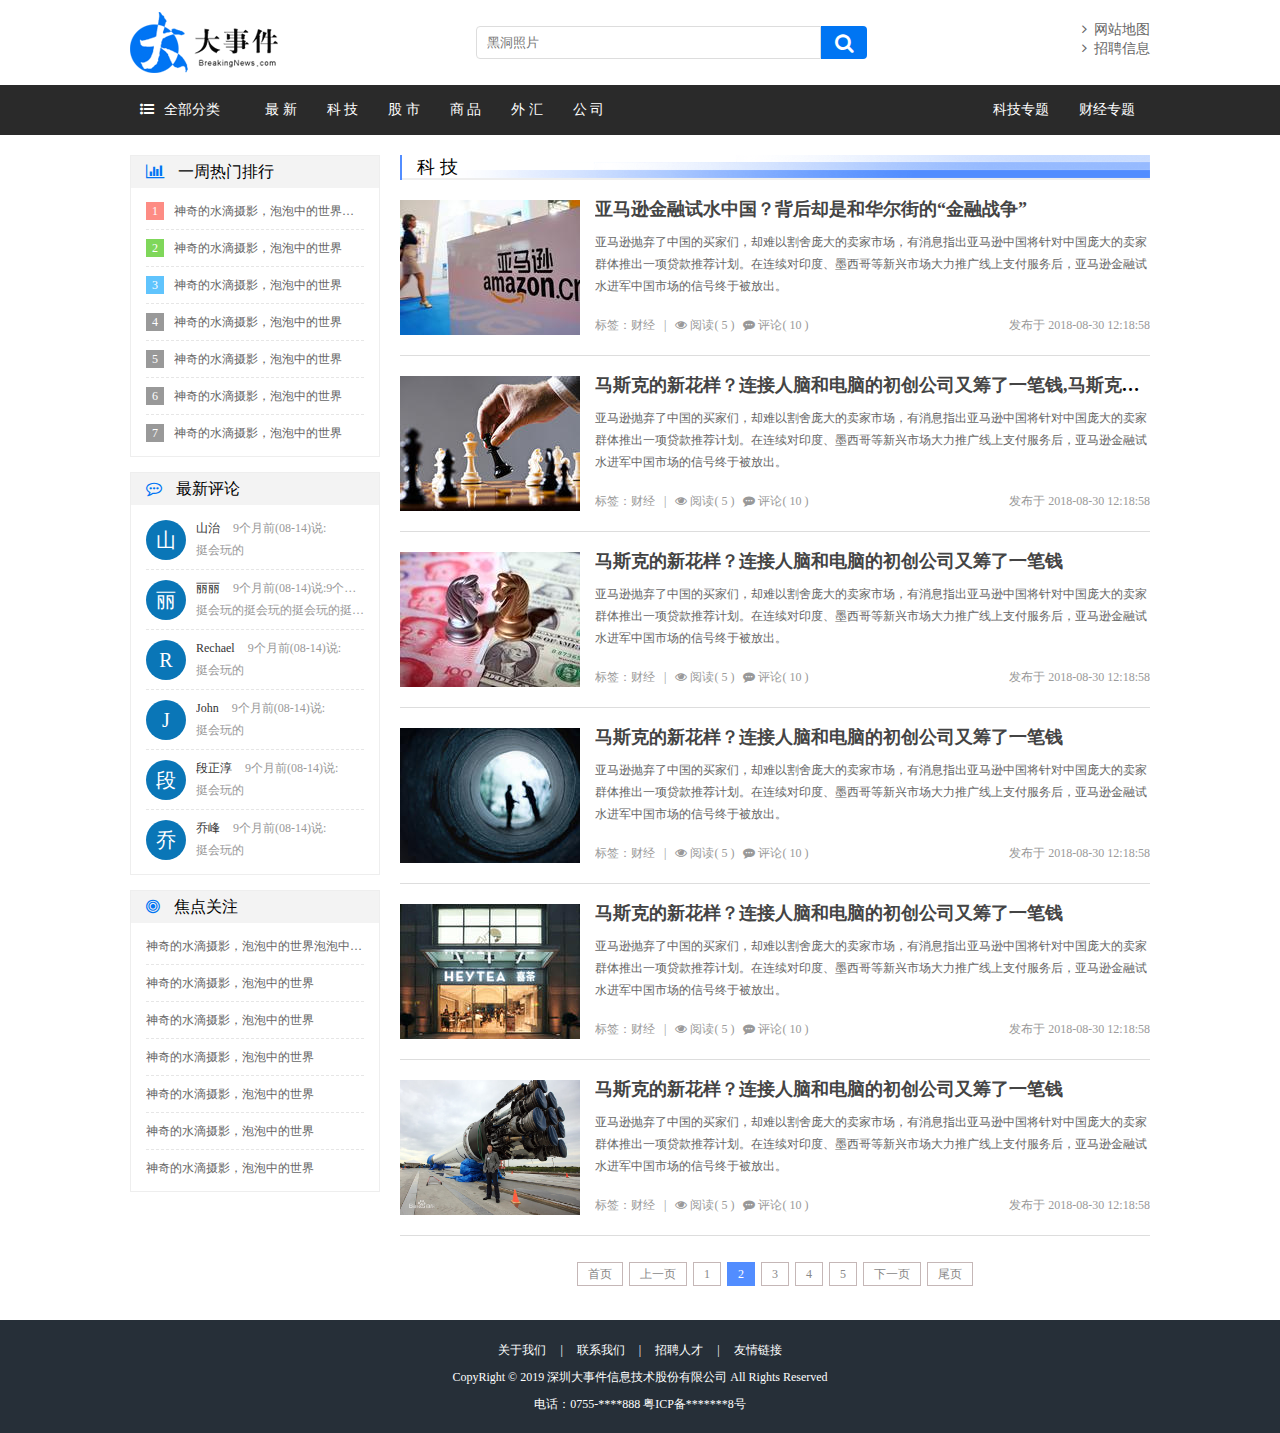
<file: web_front/list.html>
<!DOCTYPE html>
<html lang="en">

<head>
    <meta charset="UTF-8">
    <meta name="viewport" content="width=device-width, initial-scale=1.0">
    <meta http-equiv="X-UA-Compatible" content="ie=edge">
    <title>大事件-列表页</title>
    <link rel="stylesheet" type="text/css" href="css/reset.css">
    <link rel="stylesheet" href="css/font-awesome.min.css">
    <link rel="stylesheet" type="text/css" href="css/jquery.pagination.css">
    <link rel="stylesheet" type="text/css" href="css/main.css">
    <script type="text/javascript" src="js/jquery-1.12.4.min.js"></script>
	<script type="text/javascript" src="js/jquery.pagination.min.js"></script>
</head>

<body>
    <div class="header">
        <a href="#" class="logo fl"><img src="images/logo.png" alt="logo"></a>
        <div class="search_form fl">
            <input type="text" class="search_txt" placeholder="黑洞照片">
            <button class="search_btn"><i class="fa fa-search"></i></button>
        </div>
        <div class="link_info fr">
            <a href="#"><i class="fa fa-angle-right"></i>&nbsp;&nbsp;网站地图</a><br>
            <a href="#"><i class="fa fa-angle-right"></i>&nbsp;&nbsp;招聘信息</a>
        </div>
    </div>

    <div class="menu_con">
        <div class="menu">
            <div class="menu_collapse fl">
                <a href="javascript:;" class="level_one"><i class="fa fa-list-ul"></i>全部分类</a>
                <ul class="level_two">
                    <li class="up"></li>
                    <li><a href="#">最 新</a></li>
                    <li><a href="#">科 技</a></li>
                    <li><a href="#">股 市</a></li>
                    <li><a href="#">商 品</a></li>
                    <li><a href="#">外 汇</a></li>
                    <li><a href="#">公 司</a></li>
                </ul>
            </div>
            <ul class="left_menu fl">
                <li><a href="#">最 新</a></li>
                <li><a href="#">科 技</a></li>
                <li><a href="#">股 市</a></li>
                <li><a href="#">商 品</a></li>
                <li><a href="#">外 汇</a></li>
                <li><a href="#">公 司</a></li>
            </ul>
            <ul class="right_menu fr">
                <li><a href="#">科技专题</a></li>
                <li><a href="#">财经专题</a></li>
            </ul>
        </div>
    </div>

    <div class="main_con clearfix">
        <div class="left_con setfr">

            <div class="list_title">
                <h3>科 技</h3>
            </div>

            <div class="common_news_list">
                <a href="#" class="list_pic"><img src="images/pic09.jpg" alt=""></a>
                <h4><a href="#">亚马逊金融试水中国？背后却是和华尔街的“金融战争” </a></h4>
                <p>亚马逊抛弃了中国的买家们，却难以割舍庞大的卖家市场，有消息指出亚马逊中国将针对中国庞大的卖家群体推出一项贷款推荐计划。在连续对印度、墨西哥等新兴市场大力推广线上支付服务后，亚马逊金融试水进军中国市场的信号终于被放出。
                </p>
                <div class="new_info">
                    <span>标签：财经&nbsp;&nbsp;&nbsp;|&nbsp;&nbsp;&nbsp;<i class="fa fa-eye"></i>&nbsp;阅读( 5
                        )&nbsp;&nbsp;&nbsp;<i class="fa fa-commenting"></i>&nbsp;评论( 10 )</span>
                    <b>发布于 2018-08-30 12:18:58</b>
                </div>
            </div>

            <div class="common_news_list">
                <a href="#" class="list_pic"><img src="images/pic03.jpg" alt=""></a>
                <h4><a href="#">马斯克的新花样？连接人脑和电脑的初创公司又筹了一笔钱,马斯克的新花样？连接人脑和电脑的初创公司又筹了一笔钱</a></h4>
                <p>亚马逊抛弃了中国的买家们，却难以割舍庞大的卖家市场，有消息指出亚马逊中国将针对中国庞大的卖家群体推出一项贷款推荐计划。在连续对印度、墨西哥等新兴市场大力推广线上支付服务后，亚马逊金融试水进军中国市场的信号终于被放出。
                </p>
                <div class="new_info">
                    <span>标签：财经&nbsp;&nbsp;&nbsp;|&nbsp;&nbsp;&nbsp;<i class="fa fa-eye"></i>&nbsp;阅读( 5
                        )&nbsp;&nbsp;&nbsp;<i class="fa fa-commenting"></i>&nbsp;评论( 10 )</span>
                    <b>发布于 2018-08-30 12:18:58</b>
                </div>
            </div>

            <div class="common_news_list">
                <a href="#" class="list_pic"><img src="images/pic05.jpg" alt=""></a>
                <h4><a href="#">马斯克的新花样？连接人脑和电脑的初创公司又筹了一笔钱</a></h4>
                <p>亚马逊抛弃了中国的买家们，却难以割舍庞大的卖家市场，有消息指出亚马逊中国将针对中国庞大的卖家群体推出一项贷款推荐计划。在连续对印度、墨西哥等新兴市场大力推广线上支付服务后，亚马逊金融试水进军中国市场的信号终于被放出。
                </p>
                <div class="new_info">
                    <span>标签：财经&nbsp;&nbsp;&nbsp;|&nbsp;&nbsp;&nbsp;<i class="fa fa-eye"></i>&nbsp;阅读( 5
                        )&nbsp;&nbsp;&nbsp;<i class="fa fa-commenting"></i>&nbsp;评论( 10 )</span>
                    <b>发布于 2018-08-30 12:18:58</b>
                </div>
            </div>

            <div class="common_news_list">
                <a href="#" class="list_pic"><img src="images/pic07.jpg" alt=""></a>
                <h4><a href="#">马斯克的新花样？连接人脑和电脑的初创公司又筹了一笔钱</a></h4>
                <p>亚马逊抛弃了中国的买家们，却难以割舍庞大的卖家市场，有消息指出亚马逊中国将针对中国庞大的卖家群体推出一项贷款推荐计划。在连续对印度、墨西哥等新兴市场大力推广线上支付服务后，亚马逊金融试水进军中国市场的信号终于被放出。
                </p>
                <div class="new_info">
                    <span>标签：财经&nbsp;&nbsp;&nbsp;|&nbsp;&nbsp;&nbsp;<i class="fa fa-eye"></i>&nbsp;阅读( 5
                        )&nbsp;&nbsp;&nbsp;<i class="fa fa-commenting"></i>&nbsp;评论( 10 )</span>
                    <b>发布于 2018-08-30 12:18:58</b>
                </div>
            </div>

            <div class="common_news_list">
                <a href="#" class="list_pic"><img src="images/pic10.jpg" alt=""></a>
                <h4><a href="#">马斯克的新花样？连接人脑和电脑的初创公司又筹了一笔钱</a></h4>
                <p>亚马逊抛弃了中国的买家们，却难以割舍庞大的卖家市场，有消息指出亚马逊中国将针对中国庞大的卖家群体推出一项贷款推荐计划。在连续对印度、墨西哥等新兴市场大力推广线上支付服务后，亚马逊金融试水进军中国市场的信号终于被放出。
                </p>
                <div class="new_info">
                    <span>标签：财经&nbsp;&nbsp;&nbsp;|&nbsp;&nbsp;&nbsp;<i class="fa fa-eye"></i>&nbsp;阅读( 5
                        )&nbsp;&nbsp;&nbsp;<i class="fa fa-commenting"></i>&nbsp;评论( 10 )</span>
                    <b>发布于 2018-08-30 12:18:58</b>
                </div>
            </div>

            <div class="common_news_list">
                <a href="#" class="list_pic"><img src="images/pic04.jpg" alt=""></a>
                <h4><a href="#">马斯克的新花样？连接人脑和电脑的初创公司又筹了一笔钱</a></h4>
                <p>亚马逊抛弃了中国的买家们，却难以割舍庞大的卖家市场，有消息指出亚马逊中国将针对中国庞大的卖家群体推出一项贷款推荐计划。在连续对印度、墨西哥等新兴市场大力推广线上支付服务后，亚马逊金融试水进军中国市场的信号终于被放出。
                </p>
                <div class="new_info">
                    <span>标签：财经&nbsp;&nbsp;&nbsp;|&nbsp;&nbsp;&nbsp;<i class="fa fa-eye"></i>&nbsp;阅读( 5
                        )&nbsp;&nbsp;&nbsp;<i class="fa fa-commenting"></i>&nbsp;评论( 10 )</span>
                    <b>发布于 2018-08-30 12:18:58</b>
                </div>
            </div>

            <div id="pagination" class="page"></div>
            <script>
                $(function() {
                    $("#pagination").pagination({
                        currentPage: 2,
                        totalPage:8,
                        callback: function(current) {
                            alert('ok!');
                        }
                    });
                });
            </script>

        </div>
        <div class="right_con setfl">
            <div class="common_wrap">
                <h3><i class="fa fa-bar-chart"></i> 一周热门排行</h3>
                <ul class="content_list">
                    <li><span class="first">1</span><a href="#">神奇的水滴摄影，泡泡中的世界泡泡中的世界</a></li>
                    <li><span class="second">2</span><a href="#">神奇的水滴摄影，泡泡中的世界</a></li>
                    <li><span class="third">3</span><a href="#">神奇的水滴摄影，泡泡中的世界</a></li>
                    <li><span>4</span><a href="#">神奇的水滴摄影，泡泡中的世界</a></li>
                    <li><span>5</span><a href="#">神奇的水滴摄影，泡泡中的世界</a></li>
                    <li><span>6</span><a href="#">神奇的水滴摄影，泡泡中的世界</a></li>
                    <li><span>7</span><a href="#">神奇的水滴摄影，泡泡中的世界</a></li>
                </ul>
            </div>
            <div class="common_wrap">
                <h3><i class="fa fa-commenting-o"></i> 最新评论</h3>
                <ul class="content_list comment_list">
                    <li>
                        <span>山</span>
                        <b><em>山治</em> 9个月前(08-14)说:</b>
                        <strong>挺会玩的</strong>
                    </li>
                    <li>
                        <span>丽</span>
                        <b><em>丽丽</em> 9个月前(08-14)说:9个月前(08-14)说:9个月前(08-14)说:</b>
                        <strong>挺会玩的挺会玩的挺会玩的挺会玩的</strong>
                    </li>
                    <li>
                        <span>R</span>
                        <b><em>Rechael</em> 9个月前(08-14)说:</b>
                        <strong>挺会玩的</strong>
                    </li>
                    <li>
                        <span>J</span>
                        <b><em>John</em> 9个月前(08-14)说:</b>
                        <strong>挺会玩的</strong>
                    </li>
                    <li>
                        <span>段</span>
                        <b><em>段正淳</em> 9个月前(08-14)说:</b>
                        <strong>挺会玩的</strong>
                    </li>
                    <li>
                        <span>乔</span>
                        <b><em>乔峰</em> 9个月前(08-14)说:</b>
                        <strong>挺会玩的</strong>
                    </li>
                </ul>
            </div>
            <div class="common_wrap">
                <h3><i class="fa fa-bullseye"></i> 焦点关注</h3>
                <ul class="content_list guanzhu_list">
                    <li><a href="#">神奇的水滴摄影，泡泡中的世界泡泡中的世界</a></li>
                    <li><a href="#">神奇的水滴摄影，泡泡中的世界</a></li>
                    <li><a href="#">神奇的水滴摄影，泡泡中的世界</a></li>
                    <li><a href="#">神奇的水滴摄影，泡泡中的世界</a></li>
                    <li><a href="#">神奇的水滴摄影，泡泡中的世界</a></li>
                    <li><a href="#">神奇的水滴摄影，泡泡中的世界</a></li>
                    <li><a href="#">神奇的水滴摄影，泡泡中的世界</a></li>
                </ul>
            </div>
        </div>
    </div>

    <div class="footer clearfix">
        <div class="foot_link">
            <a href="#">关于我们</a>
            <span>|</span>
            <a href="#">联系我们</a>
            <span>|</span>
            <a href="#">招聘人才</a>
            <span>|</span>
            <a href="#">友情链接</a>		
        </div>
        <p>CopyRight © 2019 深圳大事件信息技术股份有限公司   All Rights Reserved</p>
        <p>电话：0755-****888    粤ICP备*******8号</p>
    </div>

</body>

</html>
</file>
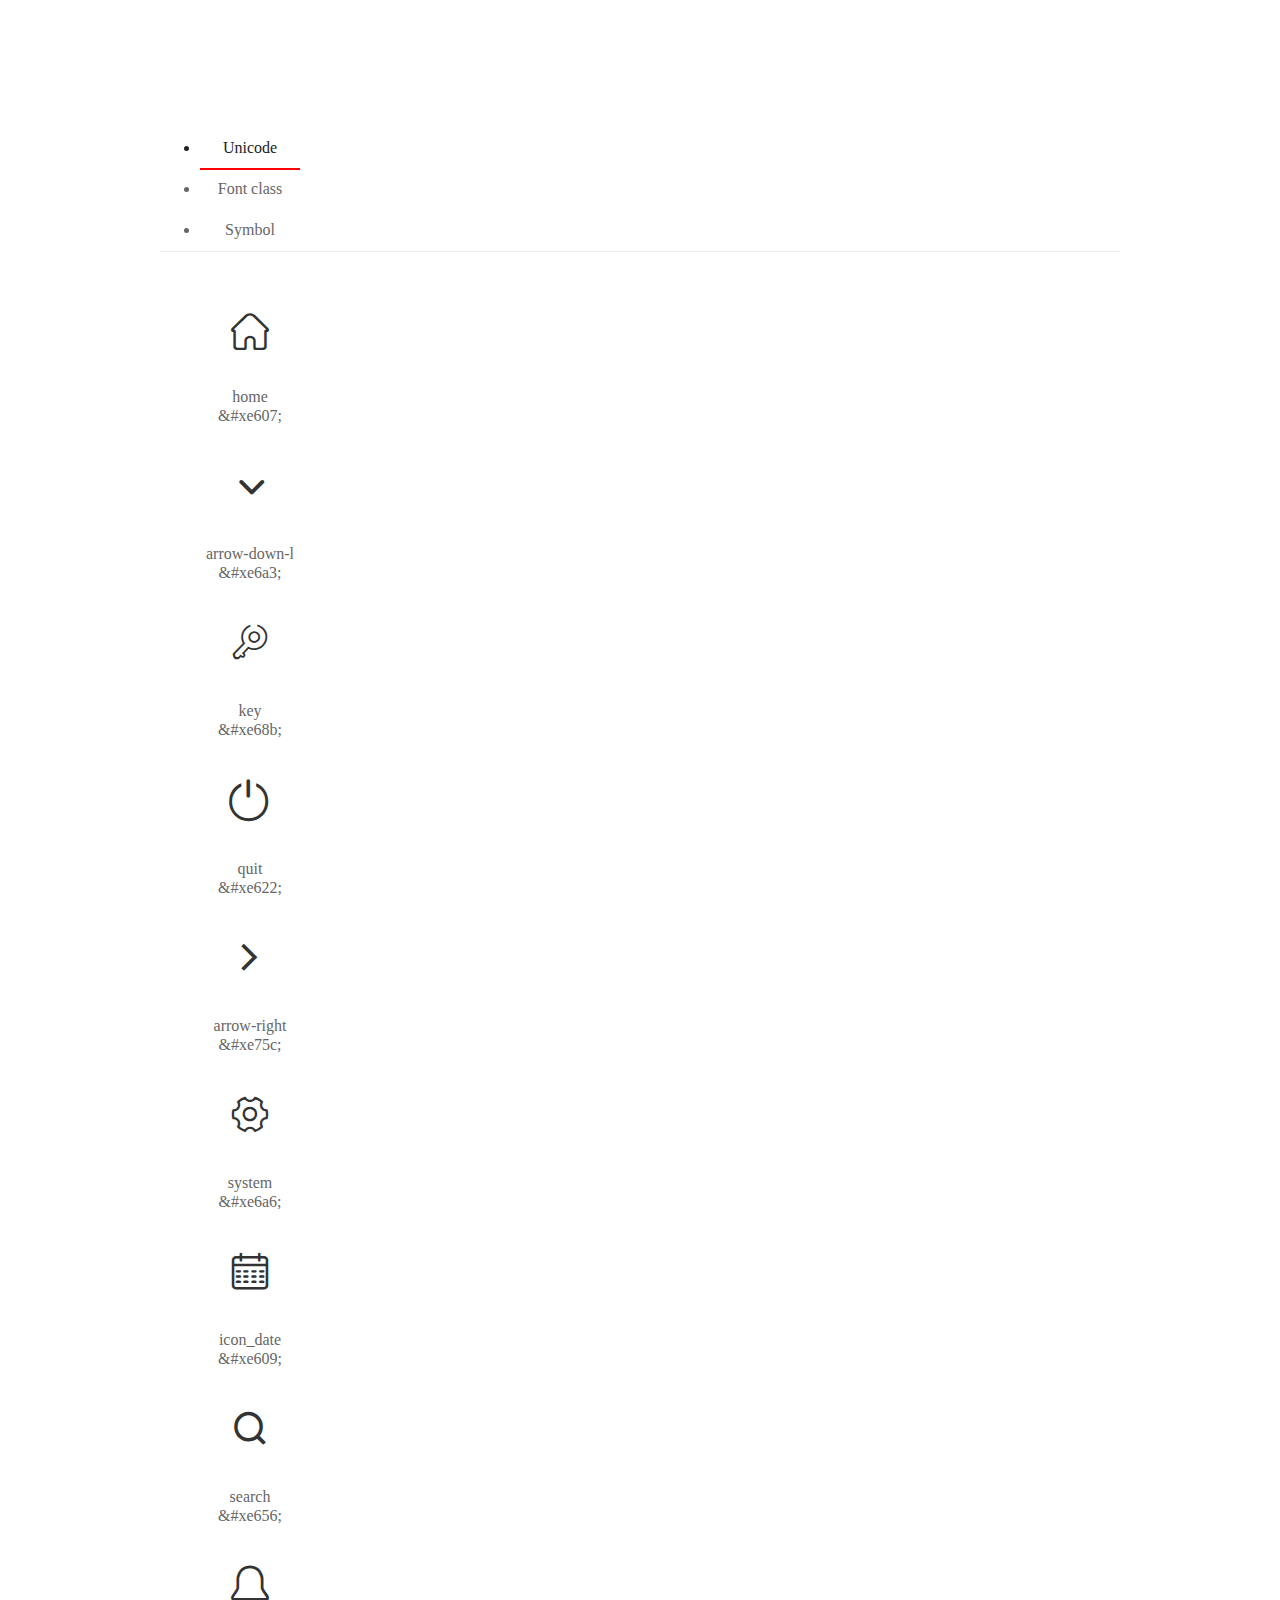
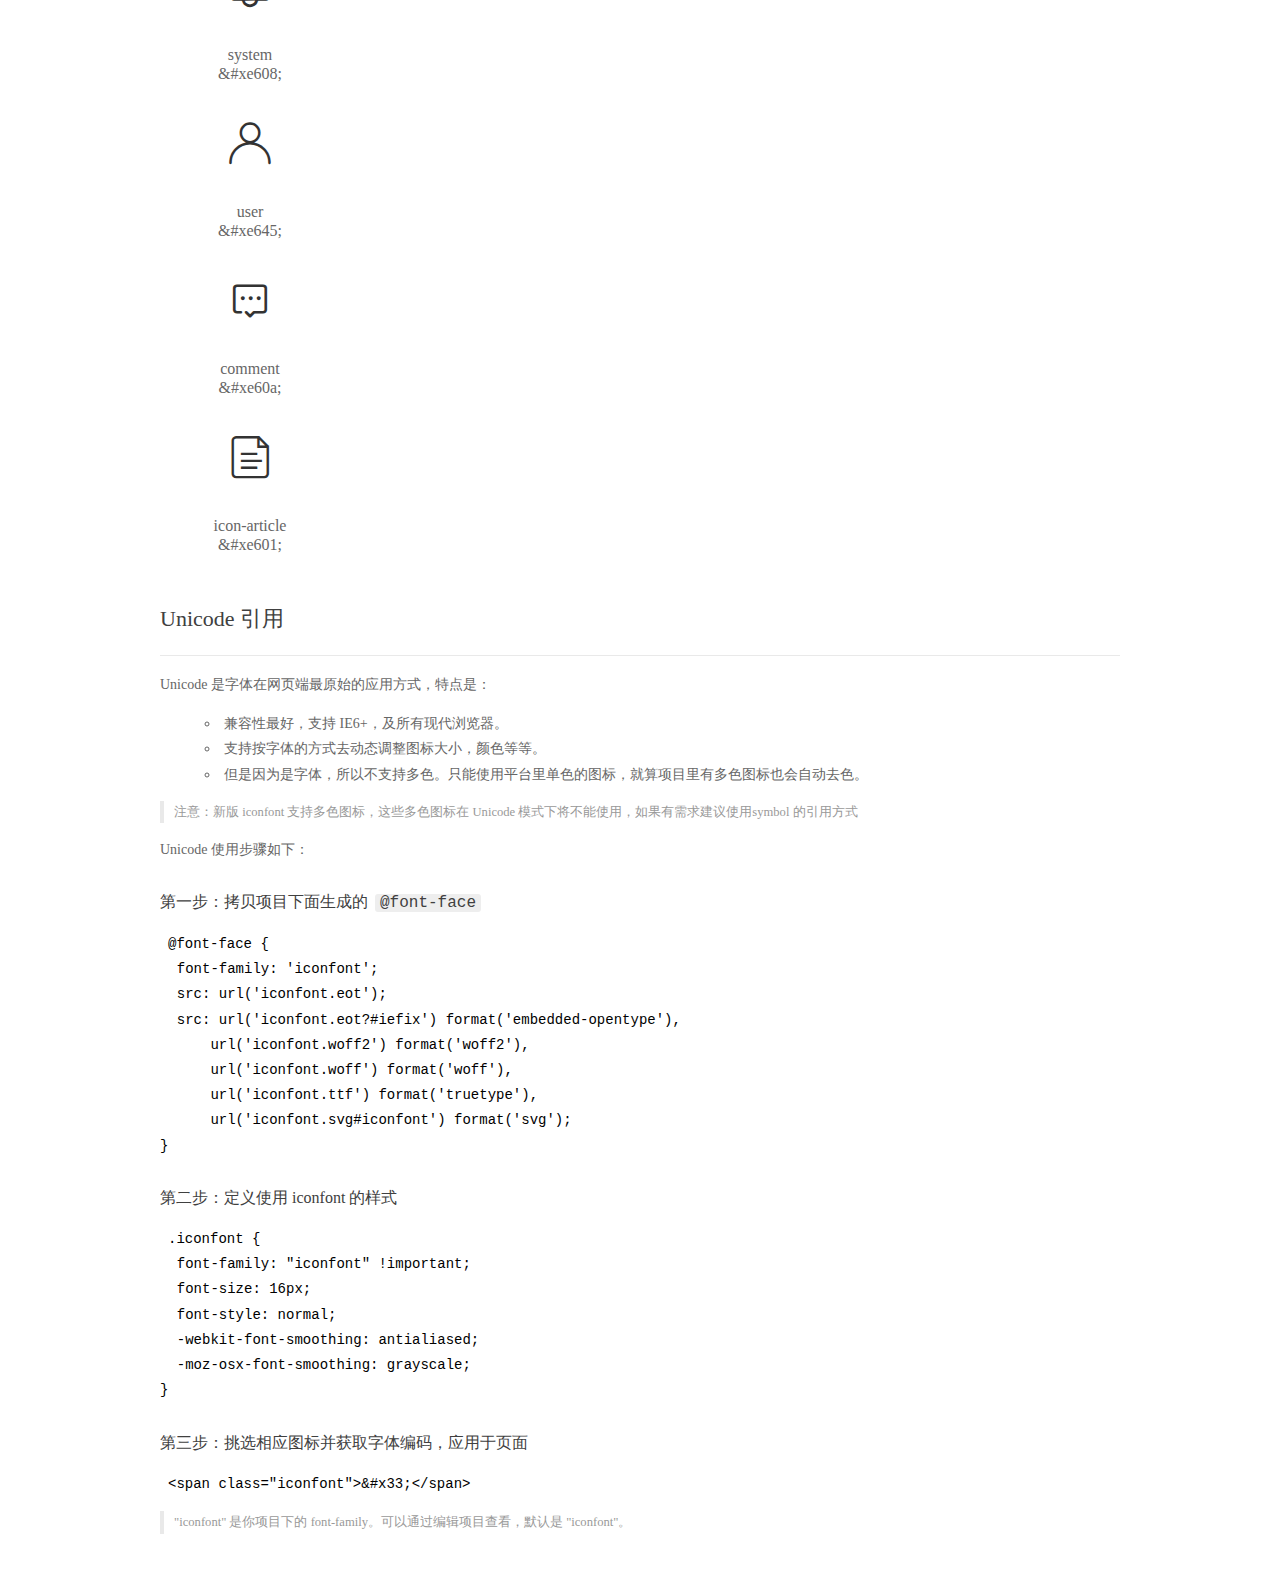
<file: web_back/fonts/demo_index.html>
<!DOCTYPE html>
<html>
<head>
  <meta charset="utf-8"/>
  <title>IconFont Demo</title>
  <link rel="shortcut icon" href="https://gtms04.alicdn.com/tps/i4/TB1_oz6GVXXXXaFXpXXJDFnIXXX-64-64.ico" type="image/x-icon"/>
  <link rel="stylesheet" href="https://g.alicdn.com/thx/cube/1.3.2/cube.min.css">
  <link rel="stylesheet" href="demo.css">
  <link rel="stylesheet" href="iconfont.css">
  <script src="iconfont.js"></script>
  <!-- jQuery -->
  <script src="https://a1.alicdn.com/oss/uploads/2018/12/26/7bfddb60-08e8-11e9-9b04-53e73bb6408b.js"></script>
  <!-- 代码高亮 -->
  <script src="https://a1.alicdn.com/oss/uploads/2018/12/26/a3f714d0-08e6-11e9-8a15-ebf944d7534c.js"></script>
</head>
<body>
  <div class="main">
    <h1 class="logo"><a href="https://www.iconfont.cn/" title="iconfont 首页" target="_blank">&#xe86b;</a></h1>
    <div class="nav-tabs">
      <ul id="tabs" class="dib-box">
        <li class="dib active"><span>Unicode</span></li>
        <li class="dib"><span>Font class</span></li>
        <li class="dib"><span>Symbol</span></li>
      </ul>
      
    </div>
    <div class="tab-container">
      <div class="content unicode" style="display: block;">
          <ul class="icon_lists dib-box">
          
            <li class="dib">
              <span class="icon iconfont">&#xe607;</span>
                <div class="name">home</div>
                <div class="code-name">&amp;#xe607;</div>
              </li>
          
            <li class="dib">
              <span class="icon iconfont">&#xe6a3;</span>
                <div class="name">arrow-down-l</div>
                <div class="code-name">&amp;#xe6a3;</div>
              </li>
          
            <li class="dib">
              <span class="icon iconfont">&#xe68b;</span>
                <div class="name">key</div>
                <div class="code-name">&amp;#xe68b;</div>
              </li>
          
            <li class="dib">
              <span class="icon iconfont">&#xe622;</span>
                <div class="name">quit</div>
                <div class="code-name">&amp;#xe622;</div>
              </li>
          
            <li class="dib">
              <span class="icon iconfont">&#xe75c;</span>
                <div class="name">arrow-right</div>
                <div class="code-name">&amp;#xe75c;</div>
              </li>
          
            <li class="dib">
              <span class="icon iconfont">&#xe6a6;</span>
                <div class="name">system</div>
                <div class="code-name">&amp;#xe6a6;</div>
              </li>
          
            <li class="dib">
              <span class="icon iconfont">&#xe609;</span>
                <div class="name">icon_date</div>
                <div class="code-name">&amp;#xe609;</div>
              </li>
          
            <li class="dib">
              <span class="icon iconfont">&#xe656;</span>
                <div class="name">search</div>
                <div class="code-name">&amp;#xe656;</div>
              </li>
          
            <li class="dib">
              <span class="icon iconfont">&#xe608;</span>
                <div class="name">system</div>
                <div class="code-name">&amp;#xe608;</div>
              </li>
          
            <li class="dib">
              <span class="icon iconfont">&#xe645;</span>
                <div class="name">user</div>
                <div class="code-name">&amp;#xe645;</div>
              </li>
          
            <li class="dib">
              <span class="icon iconfont">&#xe60a;</span>
                <div class="name">comment</div>
                <div class="code-name">&amp;#xe60a;</div>
              </li>
          
            <li class="dib">
              <span class="icon iconfont">&#xe601;</span>
                <div class="name">icon-article</div>
                <div class="code-name">&amp;#xe601;</div>
              </li>
          
          </ul>
          <div class="article markdown">
          <h2 id="unicode-">Unicode 引用</h2>
          <hr>

          <p>Unicode 是字体在网页端最原始的应用方式，特点是：</p>
          <ul>
            <li>兼容性最好，支持 IE6+，及所有现代浏览器。</li>
            <li>支持按字体的方式去动态调整图标大小，颜色等等。</li>
            <li>但是因为是字体，所以不支持多色。只能使用平台里单色的图标，就算项目里有多色图标也会自动去色。</li>
          </ul>
          <blockquote>
            <p>注意：新版 iconfont 支持多色图标，这些多色图标在 Unicode 模式下将不能使用，如果有需求建议使用symbol 的引用方式</p>
          </blockquote>
          <p>Unicode 使用步骤如下：</p>
          <h3 id="-font-face">第一步：拷贝项目下面生成的 <code>@font-face</code></h3>
<pre><code class="language-css"
>@font-face {
  font-family: 'iconfont';
  src: url('iconfont.eot');
  src: url('iconfont.eot?#iefix') format('embedded-opentype'),
      url('iconfont.woff2') format('woff2'),
      url('iconfont.woff') format('woff'),
      url('iconfont.ttf') format('truetype'),
      url('iconfont.svg#iconfont') format('svg');
}
</code></pre>
          <h3 id="-iconfont-">第二步：定义使用 iconfont 的样式</h3>
<pre><code class="language-css"
>.iconfont {
  font-family: "iconfont" !important;
  font-size: 16px;
  font-style: normal;
  -webkit-font-smoothing: antialiased;
  -moz-osx-font-smoothing: grayscale;
}
</code></pre>
          <h3 id="-">第三步：挑选相应图标并获取字体编码，应用于页面</h3>
<pre>
<code class="language-html"
>&lt;span class="iconfont"&gt;&amp;#x33;&lt;/span&gt;
</code></pre>
          <blockquote>
            <p>"iconfont" 是你项目下的 font-family。可以通过编辑项目查看，默认是 "iconfont"。</p>
          </blockquote>
          </div>
      </div>
      <div class="content font-class">
        <ul class="icon_lists dib-box">
          
          <li class="dib">
            <span class="icon iconfont icon-yidiandiantubiao04"></span>
            <div class="name">
              home
            </div>
            <div class="code-name">.icon-yidiandiantubiao04
            </div>
          </li>
          
          <li class="dib">
            <span class="icon iconfont icon-arrowdownl"></span>
            <div class="name">
              arrow-down-l
            </div>
            <div class="code-name">.icon-arrowdownl
            </div>
          </li>
          
          <li class="dib">
            <span class="icon iconfont icon-key"></span>
            <div class="name">
              key
            </div>
            <div class="code-name">.icon-key
            </div>
          </li>
          
          <li class="dib">
            <span class="icon iconfont icon-tuichu"></span>
            <div class="name">
              quit
            </div>
            <div class="code-name">.icon-tuichu
            </div>
          </li>
          
          <li class="dib">
            <span class="icon iconfont icon-previewright"></span>
            <div class="name">
              arrow-right
            </div>
            <div class="code-name">.icon-previewright
            </div>
          </li>
          
          <li class="dib">
            <span class="icon iconfont icon-system"></span>
            <div class="name">
              system
            </div>
            <div class="code-name">.icon-system
            </div>
          </li>
          
          <li class="dib">
            <span class="icon iconfont icon-icondate"></span>
            <div class="name">
              icon_date
            </div>
            <div class="code-name">.icon-icondate
            </div>
          </li>
          
          <li class="dib">
            <span class="icon iconfont icon-search"></span>
            <div class="name">
              search
            </div>
            <div class="code-name">.icon-search
            </div>
          </li>
          
          <li class="dib">
            <span class="icon iconfont icon-system1"></span>
            <div class="name">
              system
            </div>
            <div class="code-name">.icon-system1
            </div>
          </li>
          
          <li class="dib">
            <span class="icon iconfont icon-user"></span>
            <div class="name">
              user
            </div>
            <div class="code-name">.icon-user
            </div>
          </li>
          
          <li class="dib">
            <span class="icon iconfont icon-comment"></span>
            <div class="name">
              comment
            </div>
            <div class="code-name">.icon-comment
            </div>
          </li>
          
          <li class="dib">
            <span class="icon iconfont icon-icon-article"></span>
            <div class="name">
              icon-article
            </div>
            <div class="code-name">.icon-icon-article
            </div>
          </li>
          
        </ul>
        <div class="article markdown">
        <h2 id="font-class-">font-class 引用</h2>
        <hr>

        <p>font-class 是 Unicode 使用方式的一种变种，主要是解决 Unicode 书写不直观，语意不明确的问题。</p>
        <p>与 Unicode 使用方式相比，具有如下特点：</p>
        <ul>
          <li>兼容性良好，支持 IE8+，及所有现代浏览器。</li>
          <li>相比于 Unicode 语意明确，书写更直观。可以很容易分辨这个 icon 是什么。</li>
          <li>因为使用 class 来定义图标，所以当要替换图标时，只需要修改 class 里面的 Unicode 引用。</li>
          <li>不过因为本质上还是使用的字体，所以多色图标还是不支持的。</li>
        </ul>
        <p>使用步骤如下：</p>
        <h3 id="-fontclass-">第一步：引入项目下面生成的 fontclass 代码：</h3>
<pre><code class="language-html">&lt;link rel="stylesheet" href="./iconfont.css"&gt;
</code></pre>
        <h3 id="-">第二步：挑选相应图标并获取类名，应用于页面：</h3>
<pre><code class="language-html">&lt;span class="iconfont icon-xxx"&gt;&lt;/span&gt;
</code></pre>
        <blockquote>
          <p>"
            iconfont" 是你项目下的 font-family。可以通过编辑项目查看，默认是 "iconfont"。</p>
        </blockquote>
      </div>
      </div>
      <div class="content symbol">
          <ul class="icon_lists dib-box">
          
            <li class="dib">
                <svg class="icon svg-icon" aria-hidden="true">
                  <use xlink:href="#icon-yidiandiantubiao04"></use>
                </svg>
                <div class="name">home</div>
                <div class="code-name">#icon-yidiandiantubiao04</div>
            </li>
          
            <li class="dib">
                <svg class="icon svg-icon" aria-hidden="true">
                  <use xlink:href="#icon-arrowdownl"></use>
                </svg>
                <div class="name">arrow-down-l</div>
                <div class="code-name">#icon-arrowdownl</div>
            </li>
          
            <li class="dib">
                <svg class="icon svg-icon" aria-hidden="true">
                  <use xlink:href="#icon-key"></use>
                </svg>
                <div class="name">key</div>
                <div class="code-name">#icon-key</div>
            </li>
          
            <li class="dib">
                <svg class="icon svg-icon" aria-hidden="true">
                  <use xlink:href="#icon-tuichu"></use>
                </svg>
                <div class="name">quit</div>
                <div class="code-name">#icon-tuichu</div>
            </li>
          
            <li class="dib">
                <svg class="icon svg-icon" aria-hidden="true">
                  <use xlink:href="#icon-previewright"></use>
                </svg>
                <div class="name">arrow-right</div>
                <div class="code-name">#icon-previewright</div>
            </li>
          
            <li class="dib">
                <svg class="icon svg-icon" aria-hidden="true">
                  <use xlink:href="#icon-system"></use>
                </svg>
                <div class="name">system</div>
                <div class="code-name">#icon-system</div>
            </li>
          
            <li class="dib">
                <svg class="icon svg-icon" aria-hidden="true">
                  <use xlink:href="#icon-icondate"></use>
                </svg>
                <div class="name">icon_date</div>
                <div class="code-name">#icon-icondate</div>
            </li>
          
            <li class="dib">
                <svg class="icon svg-icon" aria-hidden="true">
                  <use xlink:href="#icon-search"></use>
                </svg>
                <div class="name">search</div>
                <div class="code-name">#icon-search</div>
            </li>
          
            <li class="dib">
                <svg class="icon svg-icon" aria-hidden="true">
                  <use xlink:href="#icon-system1"></use>
                </svg>
                <div class="name">system</div>
                <div class="code-name">#icon-system1</div>
            </li>
          
            <li class="dib">
                <svg class="icon svg-icon" aria-hidden="true">
                  <use xlink:href="#icon-user"></use>
                </svg>
                <div class="name">user</div>
                <div class="code-name">#icon-user</div>
            </li>
          
            <li class="dib">
                <svg class="icon svg-icon" aria-hidden="true">
                  <use xlink:href="#icon-comment"></use>
                </svg>
                <div class="name">comment</div>
                <div class="code-name">#icon-comment</div>
            </li>
          
            <li class="dib">
                <svg class="icon svg-icon" aria-hidden="true">
                  <use xlink:href="#icon-icon-article"></use>
                </svg>
                <div class="name">icon-article</div>
                <div class="code-name">#icon-icon-article</div>
            </li>
          
          </ul>
          <div class="article markdown">
          <h2 id="symbol-">Symbol 引用</h2>
          <hr>

          <p>这是一种全新的使用方式，应该说这才是未来的主流，也是平台目前推荐的用法。相关介绍可以参考这篇<a href="">文章</a>
            这种用法其实是做了一个 SVG 的集合，与另外两种相比具有如下特点：</p>
          <ul>
            <li>支持多色图标了，不再受单色限制。</li>
            <li>通过一些技巧，支持像字体那样，通过 <code>font-size</code>, <code>color</code> 来调整样式。</li>
            <li>兼容性较差，支持 IE9+，及现代浏览器。</li>
            <li>浏览器渲染 SVG 的性能一般，还不如 png。</li>
          </ul>
          <p>使用步骤如下：</p>
          <h3 id="-symbol-">第一步：引入项目下面生成的 symbol 代码：</h3>
<pre><code class="language-html">&lt;script src="./iconfont.js"&gt;&lt;/script&gt;
</code></pre>
          <h3 id="-css-">第二步：加入通用 CSS 代码（引入一次就行）：</h3>
<pre><code class="language-html">&lt;style&gt;
.icon {
  width: 1em;
  height: 1em;
  vertical-align: -0.15em;
  fill: currentColor;
  overflow: hidden;
}
&lt;/style&gt;
</code></pre>
          <h3 id="-">第三步：挑选相应图标并获取类名，应用于页面：</h3>
<pre><code class="language-html">&lt;svg class="icon" aria-hidden="true"&gt;
  &lt;use xlink:href="#icon-xxx"&gt;&lt;/use&gt;
&lt;/svg&gt;
</code></pre>
          </div>
      </div>

    </div>
  </div>
  <script>
  $(document).ready(function () {
      $('.tab-container .content:first').show()

      $('#tabs li').click(function (e) {
        var tabContent = $('.tab-container .content')
        var index = $(this).index()

        if ($(this).hasClass('active')) {
          return
        } else {
          $('#tabs li').removeClass('active')
          $(this).addClass('active')

          tabContent.hide().eq(index).fadeIn()
        }
      })
    })
  </script>
</body>
</html>
</file>
<file: web_back/css/iconfont.css>
@font-face {font-family: "iconfont";
  src: url('../fonts/iconfont.eot?t=1558003957214'); /* IE9 */
  src: url('../fonts/iconfont.eot?t=1558003957214#iefix') format('embedded-opentype'), /* IE6-IE8 */
  url('[data-uri]') format('woff2'),
  url('../fonts/iconfont.woff?t=1558003957214') format('woff'),
  url('../fonts/iconfont.ttf?t=1558003957214') format('truetype'), /* chrome, firefox, opera, Safari, Android, iOS 4.2+ */
  url('../fonts/iconfont.svg?t=1558003957214#iconfont') format('svg'); /* iOS 4.1- */
}

.iconfont {
  font-family: "iconfont" !important;
  font-size: 16px;
  font-style: normal;
  -webkit-font-smoothing: antialiased;
  -moz-osx-font-smoothing: grayscale;
}

.icon-yidiandiantubiao04:before {
  content: "\e607";
}

.icon-arrowdownl:before {
  content: "\e6a3";
}

.icon-key:before {
  content: "\e68b";
}

.icon-tuichu:before {
  content: "\e622";
}

.icon-previewright:before {
  content: "\e75c";
}

.icon-system:before {
  content: "\e6a6";
}

.icon-icondate:before {
  content: "\e609";
}

.icon-search:before {
  content: "\e656";
}

.icon-system1:before {
  content: "\e608";
}

.icon-user:before {
  content: "\e645";
}

.icon-comment:before {
  content: "\e60a";
}

.icon-icon-article:before {
  content: "\e601";
}
</file>
<file: web_back/css/main.css>
body{
    font-family:'MicroSoft YaHei';
    background-color: #f2f3f5;
}
.main_wrap{
    position:fixed;
    width:100%;
    height:100%;
    left:0px;
    top:0px;
    background:url('../images/login_bg.jpg'); 
    background-size:100% 100%; 
  }
.header{
    width:1200px;
    overflow: hidden;
    margin:20px auto 0;
}
.heade .logo{
    float: left;
}
.header .copyright{
    float:right;
    font-size:12px;
    color:#fff;
    text-align:right;
    line-height:20px;
    margin-top:10px;
}
.login_form_con{
    position:absolute;
    left:50%;
    top:50%;
    margin-left:-200px;
    margin-top:-155px;
    width:400px;
    height:310px;
    background-color: #edeff0;
}

.login_form{
    position: relative;
}

.login_form .icon-user{
    position:absolute;
    font-size:16px;
    color:#999;
    left:46px;
    top:12px;
}
.login_form .icon-key{
    position:absolute;
    font-size:18px;
    color:#999;
    left:46px;
    top:78px;
}
.login_title{
    height:60px;
    background:url('../images/login_title.png') center center no-repeat #fff;
}
.input_txt,.input_pass,.input_sub{
    display:block;
    width:334px;
    height:37px;
    padding:0px;
    text-indent:40px;
    border:1px solid #ddd;
    margin:27px auto 0;
    outline:none;
}
.input_sub{
    margin-top:40px;
    height:42px;
    background-color: #19b9e7;
    text-indent:0px;
    font-size:18px;
    color:#fff;
    cursor: pointer;
}
.input_sub:hover{
    background-color: #08a0cc;
}

.sider{
    position:fixed;
    left:0;
    top:0;
    bottom:0;
    width:210px;
    background-color: #323745;
}
.sider .logo{
    display:block;
    height:56px;
    background-color: #242732;
    overflow: hidden;
}
.sider .logo img{
    display:block;
    margin:6px auto 0;
}
.user_info{
    height:79px;
    border-bottom:1px solid #5a5e6b;
}

.user_info img{
    float: left;
    width:40px;
    height:40px;
    border-radius:20px;
    margin:19px 0 0 30px;
}
.user_info span{
    float: left;
    width:120px;
    font-size:12px;
    color:#fff;
    margin:23px 0 0 20px;
}
#userName{
    font-style: normal;
}
.user_info b{
    float: left;
    width: 120px;
    font-weight:normal;
    font-size:12px;
    color:#adafb5;
    margin:2px 0 0 20px;
}

.menu .level01{
    height:50px;
    line-height:50px;
}
.menu .level01 a{
    display:block;
    height:50px;
    font-size:12px;
    color:#adafb5;
    overflow: hidden;
}
.menu .level01.active a{
    background-color: #1378f0;
    color:#fff;
}
.menu .level01.active i{
    color:#fff;
}

.menu .level01 a:hover{
    background-color: #1378f0;
    color:#fff;
}
.menu .level01 a:hover i{
    color:#fff;
}
.menu .level01 i{
    color:#61646f;
    font-size:22px;
    float: left;
    margin-left:26px;
}
.menu .level01 span{
    float: left;
    margin-left:10px;
}
.menu .level01 b{
    float: right;
    margin-right:20px;
    font-weight:normal;
    transform:rotate(90deg);
    transition:all 500ms ease;
}

.menu .level01 .rotate0{
    transform:rotate(0deg);
}

.menu .level02{
    background: #242732;
    display:none;
}


.menu .level02 li{
    height:40px;
    line-height:40px;
}
.menu .level02 li a{
    display:block;
    height:40px;
    font-size:12px;
    color:#adafb5;
    overflow: hidden;
}

.menu .level02 li a:hover{
    background-color: #1378f0;
    color:#fff;
}

.menu .level02 li i{
    font-size:12px;
    float: left;
    margin-left:60px;
}
.menu .level02 li span{
    font-size:12px;
    float: left;
    margin-left:5px;
}

.menu .level02 .active a{
    color:#ffae00;
}

.header_bar{
    position:fixed;
    left:210px;
    right:0;
    top:0;
    height:56px;
    background-color: #fff;
}

.main{
    position:fixed;
    left:210px;
    top:56px;
    right:0;
    bottom:0;
    background-color: #f2f3f5;
}

.search_form{
    width:218px;
    height:33px;
    border:1px solid #ddd;
    background-color: #f2f3f5;
    border-radius:16px;
    float: left;
    margin:12px 0 0 27px;
}

.search_form input{
    padding:0px;
    margin:0px;
    border:0px;
    float: left;
    background-color: #f2f3f5;
    font-size:12px;
    width:175px;
    height:31px;
    margin-left:12px;
    outline:none;
   
}

.search_form .icon-search{
    line-height:33px;
    cursor: pointer;
    font-size:18px;
    color:#abaebb;
}
.user_center_link{
    float:right;

}
.user_center_link a{
    line-height:56px;
    font-size:12px;
    color:#999;
    margin-right:15px;
}
.user_center_link a:hover{
    color:#ffae00
}

.user_center_link img{
    width:42px;
    height:42px;
    border-radius:32px;
    margin-right:10px;
}

.spannel_list{
    margin-top:20px;
}

.spannel{
	height:100px;
	overflow:hidden;
	text-align:center;
    position:relative;
    background-color: #fff;
    border:1px solid #e7e7e9;
    margin-bottom:20px;
}

.spannel em{
    font-style:normal;
	font-size:50px;
	line-height:50px;
	display:inline-block;
	margin:10px 0 0 20px;
	font-family:'Arial';
	color:#83a2ed;
}

.spannel span{
	font-size:14px;
	display:inline-block;
	color:#83a2ed;
	margin-left:10px;
}

.spannel b{
	position:absolute;
	left:0;
	bottom:0;
	width:100%;
	line-height:24px;
	background:#e5e5e5;
	color:#333;
	font-size:14px;
	font-weight:normal;
}

.scolor01 em,.scolor01 span{
	color:#6ac6e2;
}

.scolor02 em,.scolor02 span{
	color:#5fd9de;
}

.scolor03 em,.scolor03 span{
	color:#58d88e;
}


.gragh_pannel{
    height:350px;
    border:1px solid #e7e7e9;
    background-color: #fff!important; 
    margin-bottom:20px;  
}

.column_pannel{
    margin-bottom:20px;
    height:400px;
    border:1px solid #e7e7e9;
    background-color: #fff!important;   
}

.common_title{
    line-height:42px;
    background-color: #fbfbfb;
    border:1px solid #e7e7e9;
    margin-top:20px;
    text-indent: 15px;
    font-size:14px;
    color:#333;
}

.common_con{
    border:1px solid #e7e7e9;
    border-top:0px;
    background-color: #fff;
    padding-bottom:20px;
    margin-bottom:20px;
}
.opt_btns{
    margin-top:20px;
}

.mp20{
    margin-top:20px;
}

.pagination{   
   margin:0;
}

.article_form{
    margin-top:20px;
}

.form-group{
    margin-bottom:25px;
}

.form-group label{
    font-weight:normal;
    color:#666;
}

.icon-icondate{
    line-height:16px;
}

.user_pic{
    width:100px;
    height:100px;
    margin-bottom:10px;
}

.article_cover{
    width:200px;
    height:200px;
    margin-bottom:10px;
}
</file>
<file: web_front/css/main.css>
body{
    font-family:'MicroSoft YaHei';
}
.header{
    width:1020px;
    height:85px;
    margin:0 auto;
}
.logo{
    width:148px;
    height:61px;
    margin-top:12px;
}
.search_form{
    width:391px;
    height:33px;
    margin:26px 0 0 198px;
}
.search_txt{
    width: 343px;
    height: 31px;
    border:1px solid #dddddd;
    float: left;
    padding:0px;
    border-top-left-radius:4px;
    border-bottom-left-radius:4px;
    outline:none;
    text-indent:10px;   
}
.search_btn{
    width:46px;
    height:33px;
    background-color: #0075f3;
    float:left;
    border:0px;
    border-top-right-radius:4px;
    border-bottom-right-radius:4px;
    cursor: pointer;
    outline:none;
}
.fa-search{
    color:#fff;
    font-size: 20px;
}
.link_info{
    height:33px;
    margin-top:20px;
}
.link_info a{
    font-size:14px;
    color:#666;
}
.link_info a:hover{
    color:#0075f3;
}
.fa-user-circle{
    font-size:24px;
    color:#666;
    line-height:33px;
    position: relative;
}

.fa-user-circle{
    margin-left:22px;
}
.fa-user-circle span{
    font-size:14px;
    padding-left:10px;
    vertical-align:middle;
}
.menu_con{
    height:50px;
    background-color: #2a2a2a;
}
.menu{
    width:1020px;
    height:50px;
    margin:0 auto;
}
.menu_collapse{
    width:120px;
    height:50px;
    position:relative;    
}
.menu_collapse i{
    text-indent:10px;
    padding-right:10px;
}
.menu_collapse:hover{
    background-color: #0074f3;
}
.level_one{
    line-height:50px;
    color:#fff;
    font-size:14px;
}

.menu_collapse:hover .level_two{
    display:block;
}
.level_two .up{
   height:6px;
   background:url('../images/up.png') center center no-repeat;
   border-bottom:0px;
}
.level_two{
    position:absolute;
    width:120px;
    left:0;
    top:50px;
    overflow: hidden;
    display:none;
    z-index:999;
}

.level_two li{
    background-color: #2a2a2a;
    border-bottom:1px solid #505050;   
    font-size:14px;
    overflow: hidden;
}
.level_two li:nth-child(2){
    border-top-left-radius:6px;
    border-top-right-radius:6px;
}
.level_two li:last-child{
    border-bottom-left-radius:6px;
    border-bottom-right-radius:6px;
}
.level_two a{
    display:block;
    color:#fff;
    line-height:40px;
    text-indent:10px;
}
.level_two a:hover{
    background-color:#0074f3;
}

.left_menu,.right_menu{
    height:50px;
}
.left_menu li,.right_menu li{
    height:50px;
    float: left;
}
.left_menu li a,.right_menu li a{
    display:block;
    line-height:50px;
    padding:0 15px;
    text-align:center;
    color:#fff;
    font-size:14px;
}
.left_menu li a:hover,.right_menu li a:hover{
    background-color:#0074f3; 
}
.main_con{
    width:1020px;
    margin:20px auto 0;
}
.left_con{
    width:750px;
    float: left;
}
.right_con{
    width:250px;
    float:right;
}

.focus_list{
    width:750px;
    height:278px;
}
.focus_list li{
    width:165px;
    height:134px;
    float: left;
    margin:0 0 10px 10px;
    position: relative;
}
.focus_list li img{
    width:165px;
    height:134px;
}

.focus_list li p{
    position: absolute;
    width:100%;
    height:24px;
    left:0;
    bottom:0;
    background-color:rgba(0,0,0,0.6);
    text-align:center;
    line-height:24px;
    color:#fff;
    font-size:14px;
    overflow:hidden;
    text-overflow:ellipsis;
    white-space:nowrap
}

.focus_list .first{
    width:400px;
    height:278px;
    margin:0 0 10px 0;
}

.focus_list .first img{
    width:400px;
    height:278px;
}

.common_title{
    height:36px;
    margin-top:15px;
    border-bottom:2px solid #eee;
}

.common_title h3{
    float:left;
    line-height:36px;
    border-bottom:2px solid #0074f3;
    padding-right:10px;
    font-size:18px;
    color:#000;
}
.common_title .fa-edit{
    color:#0074f3;
}
.common_title .more{
    float:right;
    line-height:36px;
    color:#bbb;
}
.common_title .more:hover{
    color:#0074f3;
}

.common_news_list{
    height:135px;
    padding-left:195px;
    position: relative;
    margin-top:20px;
    padding-bottom:20px;
    border-bottom:1px solid #ddd;
    overflow: hidden;
}
.common_news_list .list_pic{
    position:absolute;
    width:180px;
    height:135px;
    left:0;
    top:0;
}
.common_news_list .list_pic img{
    width:180px;
    height:135px;
}
.common_news_list h4{
    font-size:18px;
    line-height:20px;
    font-weight:bold;
    width:100%;
    overflow:hidden;
    text-overflow:ellipsis;
    white-space:nowrap;
    margin-top:-1px;
}

.common_news_list h4 a{
    color:#444;
}
.common_news_list h4 a:hover{
    color:#1a4a7d;
}
.common_news_list p{
    font-size:12px;
    color:#666;
    line-height:22px;
    margin-top:12px;
}

.new_info{
    overflow: hidden;
    margin-top:20px;
}

.new_info span{
    font-size:12px;
    color:#999;
    float: left;
}
.new_info b{
    font-size:12px;
    color:#999;
    float: right;
    font-weight:normal;
}

.common_wrap{
    border:1px solid #eeeeee;
    margin-bottom:15px;
}

.common_wrap h3{
    line-height:32px;
    background-color: #f3f3f3;
    padding-left:15px;
    color:#000;
    font-size:16px;
}

.common_wrap h3 i{
    color:#0075f4;
    padding-right:10px;
}

.content_list{
    margin:5px 15px;
}

.content_list li{
    height:36px;
    border-bottom:1px dashed #e6e6e6;
    overflow: hidden;
}
.content_list li:last-child{
    border-bottom:0px;
}

.content_list li span{
    float: left;
    width:18px;
    height:18px;
    background-color: #999999;
    text-align:center;
    line-height:18px;
    color:#fff;
    font-size:12px;
    margin-top:9px;
}
.content_list li .first{
    background-color: #fd8c84;
}
.content_list li .second{
    background-color: #7fd75a;
}
.content_list li .third{
    background-color: #60c4fd;
}

.content_list li a{
    float:left;
    font-size:12px;
    line-height:36px;
    margin-left:10px;
    color:#666;
    width:190px;
    overflow:hidden;
    text-overflow:ellipsis;
    white-space:nowrap;
}

.guanzhu_list li a{
    margin-left:0px;
    width:220px;
}

.comment_list li{
    height:59px;
}

.comment_list li span{
    width:40px;
    height:40px;
    line-height:40px;
    font-size:20px;
    background-color: #0a76b7;
    border-radius:50%;
    margin:10px 10px 0 0;
}

.comment_list li b,.comment_list li strong{
    font-size:12px;
    font-weight:normal;
    float: left;
    width:168px;
    color:#999;
    margin-top:10px;
    overflow:hidden;
    text-overflow:ellipsis;
    white-space:nowrap;
}
.comment_list li strong{
    margin-top:5px; 
}

.comment_list li em{
    font-style:normal;
    color:#333;
    padding-right:10px;
}

.content_list li a:hover{
    color:#1a4a7d;
}

.footer{
    margin-top:30px;
    background-color: #262f38;
    padding-bottom:20px;
}

.foot_link{text-align:center;margin-top:20px;}
.foot_link a,.foot_link span{color:#fff;font-size:12px;}
.foot_link a:hover{color:#0075f4}
.foot_link span{padding:0 10px}
.footer p{text-align:center; margin-top:10px;font-size:12px; color:#fff;}

.setfl{
    float: left;
}
.setfr{
    float: right;
}
.list_title{
    width:750px;
    height:25px;
    background:url('../images/list_title_bg.png') no-repeat;
}
.list_title h3{
    font-size:18px;
    color:#000;
    line-height:25px;
    border-left:2px solid #528dff;
    padding-left:15px;
}
.ui-pagination-container{
	text-align:center;
	margin-top:20px;
}
.ui-pagination-container .ui-pagination-page-item:hover{
	color:#528dff;
	border-color:#528dff;
}
.ui-pagination-container .ui-pagination-page-item{
	background:none;
	font-size:12px;
}
.ui-pagination-container .ui-pagination-page-item.active{
	background:#528dff;
	border-color:#528dff;
}
.ui-pagination-container .ui-pagination-page-item:hover{
	color:#333;
}
.breadcrumb{
    font-size:12px;
    color:#999;
}
.breadcrumb a{
    color:#333;
}
.article_title{
    text-align:center;
    font-size:24px;
    color:#666;
    margin-top:34px;
    line-height:30px;
}
.article_info{
    text-align:center;
    font-size:12px;
    color:#999;
    border-bottom:1px solid #ddd;
    padding:20px 0 15px 0;
}

.article_con p{
    margin:20px 0;
    font-size:14px;
    line-height:24px;
    color:#666;
    text-indent:28px;
}

.article_links{
    font-size:12px;
    color:#999;
    line-height:24px;
    margin-top:60px;
}

.article_links a{
    color:#999;
}

.article_links a:hover{
    color:#528dff;
}

.comment_form{
	margin-top:50px;
	overflow:hidden;
}

.form_group{
    overflow: hidden;
    margin-bottom:15px;
}

.form_group label{
    width:80px;
    float:left;
    font-size:12px;
    color:#333;
    text-align:right;
    line-height:24px;
}
.form_group .comment_input{
	float:left;
	width:648px;
	height:60px;
	border-radius:4px;
	padding:10px;
	outline:none;
    border:1px solid #ddd;
    font-family:'Microsoft YaHei';
}
.form_group .comment_name{
	float:left;
	width:300px;
	height:24px;
	border-radius:4px;
	outline:none;
    border:1px solid #ddd;
    text-indent:10px;
}

.form_group .comment_sub{
	float:right;
	width:58px;
	height:28px;
	border:1px solid #ddd;
	background:#fff;
	border-radius:4px;
	cursor:pointer;
}
.comment_form .comment_sub:hover{
	background:#2185ed;
	color:#fff;
}

.comment_count{
    font-size: 16px;
    color: #333;
    border-bottom: 1px solid #ebebeb;
    padding: 12px 0
}

.comment_detail_list{
	border-bottom:1px solid #ebebeb;
	overflow:hidden;
	margin-top:15px;
	padding-bottom:15px;
}


.comment_detail_list .person_pic{
	width:40px;
    height:40px;
    line-height:40px;
    font-size:20px;
    background-color: #0a76b7;
    border-radius:50%;
    color:#fff;
    text-align:center;
}

.comment_detail_list .person_pic img{
	width:40px;
	height:40px;
	border-radius:20px;
}

.name_time{
	width:680px;
	font-size: 14px;
    font-weight: 700;
    line-height:16px;
    color: #333;
    margin:0 0 5px 20px;
}
.name_time b{
    float: left;
}
.name_time span{
    float: right;
    font-size:12px;
    color:#999
}

.comment_text{
	width:680px;
	font-size: 14px;
    line-height: 20px;
    color: #333;
    margin:5px 0 0 20px;
    text-align:justify;
}
</file>
<file: web_back/js/jedate/css/jedate.css>
/**
 @Name : jeDate V6.5.0 日期控件
 @Author: chen guojun
 @QQ群：516754269
 @官网：http://www.jemui.com/ 或 https://github.com/singod/jeDate
 */
@font-face {font-family: "jedatefont";
    src: url('jedatefont.eot?t=1510763148800'); /* IE9*/
    src: url('jedatefont.eot?t=1510763148800#iefix') format('embedded-opentype'), /* IE6-IE8 */
    url('jedatefont.woff?t=1510763148800') format('woff'),
    url('jedatefont.ttf?t=1510763148800') format('truetype'), /* chrome, firefox, opera, Safari, Android, iOS 4.2+*/
    url('jedatefont.svg?t=1510763148800#jedatefont') format('svg'); /* iOS 4.1- */
}
  
.jedatefont {font-family:"jedatefont" !important;font-style:normal;-webkit-font-smoothing: antialiased;-moz-osx-font-smoothing: grayscale;}
.jedate{height:auto; font-family:'PingFangSC-Light','PingFang SC','Segoe UI','Lucida Grande','NotoSansHans-Light','Microsoft YaHei', '\5FAE\8F6F\96C5\9ED1', STHeiti, 'WenQuanYi Micro Hei', SimSun, sans-serif;font-size:12px; cursor:default;margin: 0;padding: 0;overflow: hidden;position: relative;border-radius:4px;display: inline-block;border: 1px solid #e2e2e2;box-shadow: 0 1px 6px rgba(0,0,0,.15);background-color:#fff;}
.jedate *{margin: 0;padding: 0;list-style-type:none;-webkit-box-sizing:border-box;-moz-box-sizing:border-box;box-sizing:border-box;font-style:normal;font-family:'PingFangSC-Light','PingFang SC','Segoe UI','Lucida Grande','NotoSansHans-Light','Microsoft YaHei', '\5FAE\8F6F\96C5\9ED1', STHeiti, 'WenQuanYi Micro Hei', SimSun, sans-serif;}

.jedate table thead,.jedate table td{border: 1px #fff solid;}
.jedate ul,.jedate ol,.jedate li,.jedate dl{list-style-type:none;font-style:normal;font-weight: 300;}

.jedate .yearprev{left:0;font-size: 14px;}
.jedate .monthprev{left:25px;font-size: 14px;}
.jedate .yearnext{right:0;font-size: 14px;}
.jedate .monthnext{right:25px;font-size: 14px;}
.jedate .jedate-tips{position: absolute; top: 40%; left: 50%;z-index: 800; width: 200px; margin-left: -100px; line-height: 20px; padding: 15px; text-align: center; font-size: 12px; color: #ff0000;background-color: #FFFEF4;border: 1px rgb(247, 206, 57) solid;display: none;}
.jedate .timecontent ul::-webkit-scrollbar,.jedate-menu::-webkit-scrollbar{height:6px;width:6px;margin-right:5px;background-color: #f5f5f5;transition:all 0.3s ease-in-out;border-radius:0px}
.jedate .timecontent ul::-webkit-scrollbar-track,.jedate-menu::-webkit-scrollbar-track { -webkit-border-radius: 0px;border-radius: 0px;}
.jedate .timecontent ul::-webkit-scrollbar-thumb,.jedate-menu::-webkit-scrollbar-thumb{-webkit-border-radius: 0px;border-radius: 0px;background: rgba(0,0,0,0.5); }
.jedate .timecontent ul::-webkit-scrollbar-thumb:hover,.jedate-menu::-webkit-scrollbar-thumb:hover{background:rgba(0,0,0,0.6)}
.jedate .timecontent ul::-webkit-scrollbar-thumb:active,.jedate-menu::-webkit-scrollbar-thumb:active{background:rgba(0,0,0,0.8)}
.jedate .timecontent ul::-webkit-scrollbar-thumb:window-inactive,.jedate-menu::-webkit-scrollbar-thumb:window-inactive {background: rgba(0,0,0,0.4);}
.jedate .jedate-hmsmask{width:100%;display: block;background-color: rgba(0,0,0,.7);background-color:#fff;position: absolute;top: 0;left:0;right:0;bottom: 36px;z-index: 100;}
.jedatetipscon{color:#333; float:left; overflow:hidden;background-color: #FFFEF4; line-height:22px;padding:6px;border: 1px rgb(247, 206, 57) solid;font-style:normal;font-family: Arial, "\5b8b\4f53", 'sans-serif';font-size:12px;font-weight: 300;}
.jedatetipscon p{padding: 0;margin: 0;font-size:12px;}
.jedatetipscon p.red{color: #ff0000;}

.jedate.leftmenu{padding-left: 90px;}
.jedate .jedate-menu{width:90px;position: absolute;top: 0;left:0;bottom: 0;z-index: 10;background: #f2f2f2;border-right: 1px solid #efefef;border-radius: 4px 0 0 4px;overflow:auto;display: block;padding:4px 0;}
.jedate .jedate-menu p{height: 30px;line-height: 30px;padding-left: 8px;overflow:hidden;font-size: 12px;cursor: pointer;}
.jedate .jedate-menu p:hover{background-color: #00A680;color:#FFFFFF;}
.jedate .jedate-wrap{min-width:230px;background: #fff;overflow: hidden;}
.jedate .jedate-pane{width: 230px;float: left;overflow: hidden;}
.jedate .jedate-header{width:100%;height:36px;line-height: 36px;float: left;background-color: #f2f2f2;text-align: center;font-size: 14px;padding: 0 50px;position: relative;}
.jedate .jedate-header em{width:25px;height:36px;line-height: 36px;position:absolute;color: #666;top:0;background-repeat: no-repeat;background-position: center center;cursor: pointer;}
.jedate .jedate-header .ymbtn{padding: 8px;border-radius: 4px;cursor:pointer;font-size: 14px;}
/* .jedate .jedate-header em:hover,.jedate .jedate-header .ymbtn:hover{color: #00A680;} */
.jedate .jedate-content{width:100%;height: 220px;float: left;padding: 5px;overflow: hidden;}
.jedate .jedate-content.bordge{border-left: 1px #e9e9e9 solid;}
.jedate .jedate-content .yeartable,.jedate .jedate-content .monthtable{width: 100%;border-collapse: collapse;border-spacing: 0;border: 1px solid #fff;}
.jedate .jedate-content .yeartable td,.jedate .jedate-content .monthtable td{width:73px;height: 51px;line-height: 51px;text-align:center; position:relative; overflow:hidden;font-size: 14px;}
.jedate .jedate-content .yeartable td span,.jedate .jedate-content .monthtable td span{padding: 8px 10px;border: 1px solid #fff;}
.jedate .jedate-content .yeartable td.action span,.jedate .jedate-content .monthtable td.action span,
.jedate .jedate-content .yeartable td.action span:hover,.jedate .jedate-content .monthtable td.action span:hover{background-color:#00A680;border:1px #00A680 solid;color:#fff;}
.jedate .jedate-content .yeartable td span:hover,.jedate .jedate-content .monthtable td span:hover{background-color:#f2f2f2;border: 1px #f2f2f2 solid;}
.jedate .jedate-content .yeartable td.disabled span,.jedate .jedate-content .monthtable td.disabled span,
.jedate .jedate-content .yeartable td.disabled span:hover,.jedate .jedate-content .monthtable td.disabled span:hover{color:#bbb;background-color:#fff;border: 1px solid #fff;}
.jedate .jedate-content .yeartable td.contain span,.jedate .jedate-content .monthtable td.contain span,
.jedate .jedate-content .yeartable td.contain span:hover,.jedate .jedate-content .monthtable td.contain span:hover{background-color: #D0F0E3;border:1px #D0F0E3 solid;}

.jedate.grid .daystable thead,.jedate.grid .daystable td{border: 1px #f2f2f2 solid;}
.jedate .jedate-content .daystable{width: 100%;border-collapse: collapse;border-spacing: 0;border: 1px solid #fff;}
.jedate .jedate-content .daystable thead{background-color:#fff;}
.jedate .jedate-content .daystable th{width:31px;height:27px;  text-align:center; position:relative; overflow:hidden;font-size: 12px;font-weight: 400;}
.jedate .jedate-content .daystable td{width:31px;height:30px;  text-align:center; position:relative; overflow:hidden;font-size: 14px;font-family: Arial, "\5b8b\4f53", 'sans-serif';}
.jedate .jedate-content .daystable td .nolunar{line-height:29px;font-size: 14px;font-family: Arial, "\5b8b\4f53", 'sans-serif';}
.jedate .jedate-content .daystable td .solar{height:14px;line-height:14px;font-size: 14px;padding-top: 2px;display: block;font-family: Arial, "\5b8b\4f53", 'sans-serif';}
.jedate .jedate-content .daystable td .lunar{height:15px;line-height:15px;font-size: 12px;overflow:hidden;display: block;font-family: Arial, "\5b8b\4f53", 'sans-serif';color: #888;transform: scale(.95);}
.jedate .jedate-content .daystable td.action,.jedate .jedate-content .daystable td.action:hover,
.jedate .jedate-content .daystable td.action .lunar{background-color: #00A680;color:#fff;}
.jedate .jedate-content .daystable td.other,.jedate .jedate-content .daystable td.other .nolunar,.jedate .jedate-content .daystable td.other .lunar{color:#00DDAA;}
.jedate .jedate-content .daystable td.disabled,.jedate .jedate-content .daystable td.disabled .nolunar,.jedate .jedate-content .daystable td.disabled .lunar{ color:#bbb;}
.jedate .jedate-content .daystable td.contain,.jedate .jedate-content .daystable td.contain:hover{background-color: #00DDAA;color:#fff;}
.jedate .jedate-content .daystable td.disabled:hover{background-color:#fff;}
.jedate .jedate-content .daystable td:hover{background-color:#f2f2f2;}
.jedate .jedate-content .daystable td.red{ color:#ff0000;}
.jedate .jedate-content .daystable td .marks{ width:5px; height:5px; background-color:#ff0000; -webkit-border-radius:50%;border-radius:50%; position:absolute; right:2px; top:4px;}
.jedate .jedate-content .daystable td.action .marks{ width:5px; height:5px; background-color:#fff; -webkit-border-radius:50%;border-radius:50%; position:absolute; right:2px; top:4px;}

.jedate .jedate-time{overflow: hidden;padding-bottom: 4px; background-color:#fff;position: absolute;top:0;right: 0;z-index: 150;}
.jedate .jedate-time .timepane{width:230px;float:left;}
.jedate .jedate-time .timeheader{width: 100%;float:left;height: 36px;line-height: 36px;background-color: #f2f2f2;text-align: center;font-size: 14px;position: relative;}
.jedate .jedate-time .timecontent{width: 100%;float:left;}
.jedate .jedate-time .hmstitle{width: 211px;margin: 0 auto;overflow: hidden;padding-top: 4px;text-align: center;}
.jedate .jedate-time .hmstitle p{width: 33.33%;float:left;height: 30px;line-height: 30px;font-size: 13px;}
.jedate .jedate-time .hmslist{width: 211px;margin: 0 auto 6px auto;border: 1px solid #ddd;border-right: none;overflow: hidden;}
.jedate .jedate-time .hmslist .hmsauto{height: 100%;margin: 0;text-align: center;}
.jedate .jedate-time .hmslist ul {width: 70px;height: 174px;float: left;border-right: 1px solid #ddd;overflow: hidden;}
.jedate .jedate-time .hmslist .hmsauto:hover ul {overflow-y: auto}
.jedate .jedate-time .hmslist ul li {width: 130%;padding-left:26px;text-align: left;height: 25px;line-height: 25px;font-size: 14px;font-family: Arial, "\5b8b\4f53", 'sans-serif';}
.jedate .jedate-time .hmslist ul li:hover{background-color: #F2F2F2;}
.jedate .jedate-time .hmslist ul li.action,.jedate-time .hmslist ul li.action:hover{background-color: #00A680;color:#fff;}
.jedate .jedate-time .hmslist ul li.disabled{ background-color: #fbfbfb;color:#ccc;}
.jedate .jedate-time .hmslist ul li.disabled.action{ background-color: #00A680;color:#FFFFFF;filter:Alpha(opacity=30);opacity:.3; }

.jedate .jedate-footbtn{height: 36px;padding: 0 6px;border-top: 1px #e9e9e9 solid;overflow: hidden;}
.jedate .jedate-footbtn .timecon{line-height:28px;padding:0 5px;background-color:#00A680;color:#fff;display:block;float: left;font-size: 12px;margin-top:4px;border-radius:4px;overflow: hidden;}
.jedate .jedate-footbtn .btnscon{line-height:28px;margin-top:4px;display:block;float: right;font-size: 12px;border-radius:4px;overflow: hidden;}
.jedate .jedate-footbtn .btnscon span{float:left; padding:0 5px;border-right: 1px #fff solid;background-color:#00A680;color:#fff;display:block;height:28px;line-height:28px;text-align:center;overflow:hidden;}
.jedate .jedate-footbtn .btnscon span:last-child{border-right:none;}
</file>
<file: web_back/fonts/demo.css>
/* Logo 字体 */
@font-face {
  font-family: "iconfont logo";
  src: url('https://at.alicdn.com/t/font_985780_km7mi63cihi.eot?t=1545807318834');
  src: url('https://at.alicdn.com/t/font_985780_km7mi63cihi.eot?t=1545807318834#iefix') format('embedded-opentype'),
    url('https://at.alicdn.com/t/font_985780_km7mi63cihi.woff?t=1545807318834') format('woff'),
    url('https://at.alicdn.com/t/font_985780_km7mi63cihi.ttf?t=1545807318834') format('truetype'),
    url('https://at.alicdn.com/t/font_985780_km7mi63cihi.svg?t=1545807318834#iconfont') format('svg');
}

.logo {
  font-family: "iconfont logo";
  font-size: 160px;
  font-style: normal;
  -webkit-font-smoothing: antialiased;
  -moz-osx-font-smoothing: grayscale;
}

/* tabs */
.nav-tabs {
  position: relative;
}

.nav-tabs .nav-more {
  position: absolute;
  right: 0;
  bottom: 0;
  height: 42px;
  line-height: 42px;
  color: #666;
}

#tabs {
  border-bottom: 1px solid #eee;
}

#tabs li {
  cursor: pointer;
  width: 100px;
  height: 40px;
  line-height: 40px;
  text-align: center;
  font-size: 16px;
  border-bottom: 2px solid transparent;
  position: relative;
  z-index: 1;
  margin-bottom: -1px;
  color: #666;
}


#tabs .active {
  border-bottom-color: #f00;
  color: #222;
}

.tab-container .content {
  display: none;
}

/* 页面布局 */
.main {
  padding: 30px 100px;
  width: 960px;
  margin: 0 auto;
}

.main .logo {
  color: #333;
  text-align: left;
  margin-bottom: 30px;
  line-height: 1;
  height: 110px;
  margin-top: -50px;
  overflow: hidden;
  *zoom: 1;
}

.main .logo a {
  font-size: 160px;
  color: #333;
}

.helps {
  margin-top: 40px;
}

.helps pre {
  padding: 20px;
  margin: 10px 0;
  border: solid 1px #e7e1cd;
  background-color: #fffdef;
  overflow: auto;
}

.icon_lists {
  width: 100% !important;
  overflow: hidden;
  *zoom: 1;
}

.icon_lists li {
  width: 100px;
  margin-bottom: 10px;
  margin-right: 20px;
  text-align: center;
  list-style: none !important;
  cursor: default;
}

.icon_lists li .code-name {
  line-height: 1.2;
}

.icon_lists .icon {
  display: block;
  height: 100px;
  line-height: 100px;
  font-size: 42px;
  margin: 10px auto;
  color: #333;
  -webkit-transition: font-size 0.25s linear, width 0.25s linear;
  -moz-transition: font-size 0.25s linear, width 0.25s linear;
  transition: font-size 0.25s linear, width 0.25s linear;
}

.icon_lists .icon:hover {
  font-size: 100px;
}

.icon_lists .svg-icon {
  /* 通过设置 font-size 来改变图标大小 */
  width: 1em;
  /* 图标和文字相邻时，垂直对齐 */
  vertical-align: -0.15em;
  /* 通过设置 color 来改变 SVG 的颜色/fill */
  fill: currentColor;
  /* path 和 stroke 溢出 viewBox 部分在 IE 下会显示
      normalize.css 中也包含这行 */
  overflow: hidden;
}

.icon_lists li .name,
.icon_lists li .code-name {
  color: #666;
}

/* markdown 样式 */
.markdown {
  color: #666;
  font-size: 14px;
  line-height: 1.8;
}

.highlight {
  line-height: 1.5;
}

.markdown img {
  vertical-align: middle;
  max-width: 100%;
}

.markdown h1 {
  color: #404040;
  font-weight: 500;
  line-height: 40px;
  margin-bottom: 24px;
}

.markdown h2,
.markdown h3,
.markdown h4,
.markdown h5,
.markdown h6 {
  color: #404040;
  margin: 1.6em 0 0.6em 0;
  font-weight: 500;
  clear: both;
}

.markdown h1 {
  font-size: 28px;
}

.markdown h2 {
  font-size: 22px;
}

.markdown h3 {
  font-size: 16px;
}

.markdown h4 {
  font-size: 14px;
}

.markdown h5 {
  font-size: 12px;
}

.markdown h6 {
  font-size: 12px;
}

.markdown hr {
  height: 1px;
  border: 0;
  background: #e9e9e9;
  margin: 16px 0;
  clear: both;
}

.markdown p {
  margin: 1em 0;
}

.markdown>p,
.markdown>blockquote,
.markdown>.highlight,
.markdown>ol,
.markdown>ul {
  width: 80%;
}

.markdown ul>li {
  list-style: circle;
}

.markdown>ul li,
.markdown blockquote ul>li {
  margin-left: 20px;
  padding-left: 4px;
}

.markdown>ul li p,
.markdown>ol li p {
  margin: 0.6em 0;
}

.markdown ol>li {
  list-style: decimal;
}

.markdown>ol li,
.markdown blockquote ol>li {
  margin-left: 20px;
  padding-left: 4px;
}

.markdown code {
  margin: 0 3px;
  padding: 0 5px;
  background: #eee;
  border-radius: 3px;
}

.markdown strong,
.markdown b {
  font-weight: 600;
}

.markdown>table {
  border-collapse: collapse;
  border-spacing: 0px;
  empty-cells: show;
  border: 1px solid #e9e9e9;
  width: 95%;
  margin-bottom: 24px;
}

.markdown>table th {
  white-space: nowrap;
  color: #333;
  font-weight: 600;
}

.markdown>table th,
.markdown>table td {
  border: 1px solid #e9e9e9;
  padding: 8px 16px;
  text-align: left;
}

.markdown>table th {
  background: #F7F7F7;
}

.markdown blockquote {
  font-size: 90%;
  color: #999;
  border-left: 4px solid #e9e9e9;
  padding-left: 0.8em;
  margin: 1em 0;
}

.markdown blockquote p {
  margin: 0;
}

.markdown .anchor {
  opacity: 0;
  transition: opacity 0.3s ease;
  margin-left: 8px;
}

.markdown .waiting {
  color: #ccc;
}

.markdown h1:hover .anchor,
.markdown h2:hover .anchor,
.markdown h3:hover .anchor,
.markdown h4:hover .anchor,
.markdown h5:hover .anchor,
.markdown h6:hover .anchor {
  opacity: 1;
  display: inline-block;
}

.markdown>br,
.markdown>p>br {
  clear: both;
}


.hljs {
  display: block;
  background: white;
  padding: 0.5em;
  color: #333333;
  overflow-x: auto;
}

.hljs-comment,
.hljs-meta {
  color: #969896;
}

.hljs-string,
.hljs-variable,
.hljs-template-variable,
.hljs-strong,
.hljs-emphasis,
.hljs-quote {
  color: #df5000;
}

.hljs-keyword,
.hljs-selector-tag,
.hljs-type {
  color: #a71d5d;
}

.hljs-literal,
.hljs-symbol,
.hljs-bullet,
.hljs-attribute {
  color: #0086b3;
}

.hljs-section,
.hljs-name {
  color: #63a35c;
}

.hljs-tag {
  color: #333333;
}

.hljs-title,
.hljs-attr,
.hljs-selector-id,
.hljs-selector-class,
.hljs-selector-attr,
.hljs-selector-pseudo {
  color: #795da3;
}

.hljs-addition {
  color: #55a532;
  background-color: #eaffea;
}

.hljs-deletion {
  color: #bd2c00;
  background-color: #ffecec;
}

.hljs-link {
  text-decoration: underline;
}

/* 代码高亮 */
/* PrismJS 1.15.0
https://prismjs.com/download.html#themes=prism&languages=markup+css+clike+javascript */
/**
 * prism.js default theme for JavaScript, CSS and HTML
 * Based on dabblet (http://dabblet.com)
 * @author Lea Verou
 */
code[class*="language-"],
pre[class*="language-"] {
  color: black;
  background: none;
  text-shadow: 0 1px white;
  font-family: Consolas, Monaco, 'Andale Mono', 'Ubuntu Mono', monospace;
  text-align: left;
  white-space: pre;
  word-spacing: normal;
  word-break: normal;
  word-wrap: normal;
  line-height: 1.5;

  -moz-tab-size: 4;
  -o-tab-size: 4;
  tab-size: 4;

  -webkit-hyphens: none;
  -moz-hyphens: none;
  -ms-hyphens: none;
  hyphens: none;
}

pre[class*="language-"]::-moz-selection,
pre[class*="language-"] ::-moz-selection,
code[class*="language-"]::-moz-selection,
code[class*="language-"] ::-moz-selection {
  text-shadow: none;
  background: #b3d4fc;
}

pre[class*="language-"]::selection,
pre[class*="language-"] ::selection,
code[class*="language-"]::selection,
code[class*="language-"] ::selection {
  text-shadow: none;
  background: #b3d4fc;
}

@media print {

  code[class*="language-"],
  pre[class*="language-"] {
    text-shadow: none;
  }
}

/* Code blocks */
pre[class*="language-"] {
  padding: 1em;
  margin: .5em 0;
  overflow: auto;
}

:not(pre)>code[class*="language-"],
pre[class*="language-"] {
  background: #f5f2f0;
}

/* Inline code */
:not(pre)>code[class*="language-"] {
  padding: .1em;
  border-radius: .3em;
  white-space: normal;
}

.token.comment,
.token.prolog,
.token.doctype,
.token.cdata {
  color: slategray;
}

.token.punctuation {
  color: #999;
}

.namespace {
  opacity: .7;
}

.token.property,
.token.tag,
.token.boolean,
.token.number,
.token.constant,
.token.symbol,
.token.deleted {
  color: #905;
}

.token.selector,
.token.attr-name,
.token.string,
.token.char,
.token.builtin,
.token.inserted {
  color: #690;
}

.token.operator,
.token.entity,
.token.url,
.language-css .token.string,
.style .token.string {
  color: #9a6e3a;
  background: hsla(0, 0%, 100%, .5);
}

.token.atrule,
.token.attr-value,
.token.keyword {
  color: #07a;
}

.token.function,
.token.class-name {
  color: #DD4A68;
}

.token.regex,
.token.important,
.token.variable {
  color: #e90;
}

.token.important,
.token.bold {
  font-weight: bold;
}

.token.italic {
  font-style: italic;
}

.token.entity {
  cursor: help;
}
</file>
<file: web_back/fonts/iconfont.css>
@font-face {font-family: "iconfont";
  src: url('iconfont.eot?t=1558003957214'); /* IE9 */
  src: url('iconfont.eot?t=1558003957214#iefix') format('embedded-opentype'), /* IE6-IE8 */
  url('[data-uri]') format('woff2'),
  url('iconfont.woff?t=1558003957214') format('woff'),
  url('iconfont.ttf?t=1558003957214') format('truetype'), /* chrome, firefox, opera, Safari, Android, iOS 4.2+ */
  url('iconfont.svg?t=1558003957214#iconfont') format('svg'); /* iOS 4.1- */
}

.iconfont {
  font-family: "iconfont" !important;
  font-size: 16px;
  font-style: normal;
  -webkit-font-smoothing: antialiased;
  -moz-osx-font-smoothing: grayscale;
}

.icon-yidiandiantubiao04:before {
  content: "\e607";
}

.icon-arrowdownl:before {
  content: "\e6a3";
}

.icon-key:before {
  content: "\e68b";
}

.icon-tuichu:before {
  content: "\e622";
}

.icon-previewright:before {
  content: "\e75c";
}

.icon-system:before {
  content: "\e6a6";
}

.icon-icondate:before {
  content: "\e609";
}

.icon-search:before {
  content: "\e656";
}

.icon-system1:before {
  content: "\e608";
}

.icon-user:before {
  content: "\e645";
}

.icon-comment:before {
  content: "\e60a";
}

.icon-icon-article:before {
  content: "\e601";
}
</file>
